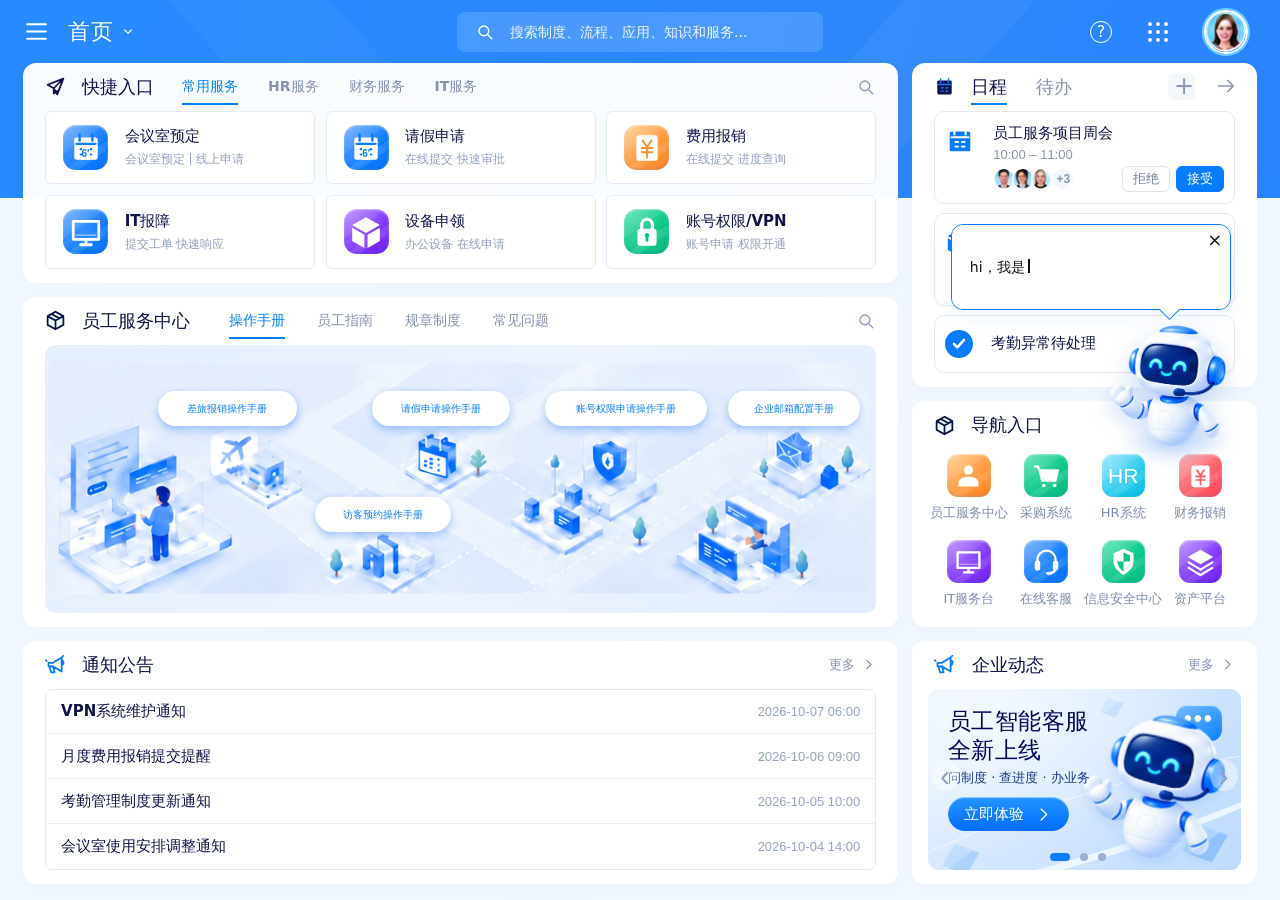
<file: index.html>
<!doctype html>
<html lang="zh-CN">
<head>
  <meta charset="UTF-8">
  <meta name="viewport" content="width=device-width, initial-scale=1">
  <meta name="theme-color" content="#2788ff">
  <meta name="description" content="企业协同办公统一入口，员工日常服务、操作手册、通知公告与智能客服。">
  <title>企业协同办公 · 统一入口</title>
  <link rel="icon" href="data:image/svg+xml,%3Csvg xmlns='http://www.w3.org/2000/svg' viewBox='0 0 40 40'%3E%3Crect width='40' height='40' rx='10' fill='%230078ff'/%3E%3Cpath d='M10 13h20v15H10z' fill='white'/%3E%3C/svg%3E">
  <link rel="stylesheet" href="./styles.css?v=1715beb6d691">
  <script defer src="./app.js?v=fdfb6308eb01"></script>
  <meta name="portal-build" content="9520f381a8bf">
</head>
<body>
  <svg class="icon-definitions" xmlns="http://www.w3.org/2000/svg" aria-hidden="true"><defs>
    <symbol id="i-search" viewBox="0 0 24 24"><circle cx="10.5" cy="10.5" r="6.5"/><path d="m16 16 5 5"/></symbol>
    <symbol id="i-menu" viewBox="0 0 24 24"><path d="M3 5h18M3 12h18M3 19h18"/></symbol>
    <symbol id="i-down" viewBox="0 0 24 24"><path d="m7 9 5 5 5-5"/></symbol>
    <symbol id="i-right" viewBox="0 0 24 24"><path d="m9 5 7 7-7 7"/></symbol>
    <symbol id="i-arrow" viewBox="0 0 24 24"><path d="M4 12h16m-6-6 6 6-6 6"/></symbol>
    <symbol id="i-send" viewBox="0 0 24 24"><path d="m3 10 18-7-7 18-4-7-7-4Zm7 4L21 3m-11 11v6l4-3"/></symbol>
    <symbol id="i-cube" viewBox="0 0 24 24"><path d="m12 2 9 5v10l-9 5-9-5V7l9-5Zm0 10L3 7m9 5 9-5m-9 5v10M7.5 4.5l9 5"/></symbol>
    <symbol id="i-calendar" viewBox="0 0 32 32"><rect x="5" y="7" width="22" height="21" rx="2" fill="currentColor" stroke="none"/><path d="M10 4v6m12-6v6M7 13h18" stroke="var(--icon-cutout, #1681ff)" stroke-width="2.2"/><path d="M11 18h3m4 0h3m-10 5h3m4 0h3" stroke="var(--icon-cutout, #1681ff)" stroke-width="2"/></symbol>
    <symbol id="i-box" viewBox="0 0 32 32"><path d="m16 2 13 7.5L16 17 3 9.5 16 2ZM3 12l11.5 6.6V31L3 24.4V12Zm26 0-11.5 6.6V31L29 24.4V12Z" fill="currentColor" stroke="none"/></symbol>
    <symbol id="i-monitor" viewBox="0 0 32 32"><path d="M4 6h24v17H4zM11 28h10m-5-5v5" stroke-width="2.6"/><path d="M7 19h18" stroke-width="1.2" opacity=".55"/></symbol>
    <symbol id="i-lock" viewBox="0 0 32 32"><rect x="7" y="13" width="18" height="16" rx="3" fill="currentColor" stroke="none"/><path d="M11 14V9a5 5 0 0 1 10 0v5" stroke-width="3"/><path d="M16 20v4" stroke="var(--icon-cutout,#00c986)" stroke-width="2.5"/><circle cx="16" cy="19" r="2" fill="var(--icon-cutout,#00c986)" stroke="none"/></symbol>
    <symbol id="i-money" viewBox="0 0 32 32"><rect x="6" y="5" width="20" height="24" rx="3" fill="currentColor" stroke="none"/><path d="m12 10 4 6 4-6m-9 7h10m-10 4h10m-5-5v10" stroke="var(--icon-cutout,#ff8a1e)" stroke-width="1.8"/></symbol>
    <symbol id="i-person" viewBox="0 0 32 32"><circle cx="16" cy="10" r="5" fill="currentColor" stroke="none"/><path d="M5 28v-4c0-9 22-9 22 0v4H5Z" fill="currentColor" stroke="none"/></symbol>
    <symbol id="i-cart" viewBox="0 0 32 32"><path d="M3 6h4l4 16h15l3-12H8" fill="currentColor" stroke-width="2"/><circle cx="13" cy="27" r="2" fill="currentColor" stroke="none"/><circle cx="25" cy="27" r="2" fill="currentColor" stroke="none"/></symbol>
    <symbol id="i-headset" viewBox="0 0 32 32"><path d="M6 20v-6a10 10 0 0 1 20 0v9c0 4-3 6-8 6" stroke-width="2.5"/><rect x="3" y="15" width="6" height="11" rx="2.5" fill="currentColor" stroke="none"/><rect x="23" y="15" width="6" height="11" rx="2.5" fill="currentColor" stroke="none"/><path d="M17 29h4" stroke-width="3"/></symbol>
    <symbol id="i-shield" viewBox="0 0 32 32"><path d="M16 2 27 7v9c0 7-5 11-11 15C10 27 5 23 5 16V7L16 2Z" fill="currentColor" stroke="none"/><path d="M16 6v10H9c1 5 3 8 7 11V16h7V9Z" fill="var(--icon-cutout,#00c880)" stroke="none"/></symbol>
    <symbol id="i-layers" viewBox="0 0 32 32"><path d="m16 3 14 8-14 8L2 11 16 3Z" fill="currentColor" stroke="none"/><path d="m3 17 13 8 13-8M3 23l13 8 13-8" stroke-width="2.3"/></symbol>
    <symbol id="i-bell" viewBox="0 0 24 24"><path d="M4 10h5l10-6v16L9 14H4v-4Zm5 4 2 7H7l-2-7m14-7c3 1 3 5 0 6" stroke-width="2"/><path d="m20 3 1-1M2 8 1 7" /></symbol>
    <symbol id="i-check" viewBox="0 0 24 24"><path d="m6 12 4 4 8-9" stroke-width="3"/></symbol>
  </defs></svg>
  <div class="blue-backdrop" aria-hidden="true"></div>
  <header class="topbar page-width">
    <div class="home-menu"><button class="top-icon" id="menu-toggle" aria-label="展开门户导航"><svg><use href="#i-menu"/></svg></button><span>首页</span><svg class="home-chevron"><use href="#i-down"/></svg></div>
    <form class="global-search" role="search" id="portal-search"><svg><use href="#i-search"/></svg><input aria-label="搜索制度、流程、应用、知识和服务" placeholder="搜索制度、流程、应用、知识和服务..."><button type="submit" class="sr-only">搜索</button></form>
    <div class="top-actions"><button class="top-icon help-button" aria-label="使用帮助" data-info="使用帮助">?</button><button class="top-icon apps-button" id="apps-toggle" aria-label="查看全部应用"><span></span><span></span><span></span><span></span><span></span><span></span><span></span><span></span><span></span></button><button class="profile-button" aria-label="个人中心" data-info="个人中心"><img src="./assets/avatar-profile.png" alt="员工头像"></button></div>
  </header>
  <main class="dashboard page-width" aria-label="企业协同办公统一入口">
    <div class="primary-column">
      <section class="panel quick-panel" aria-labelledby="quick-title">
        <header class="panel-heading"><h2 id="quick-title"><svg class="section-icon"><use href="#i-send"/></svg>快捷入口</h2><div class="tabs" role="tablist" aria-label="快捷服务分类"><button role="tab" aria-selected="true" data-quick-tab="常用服务">常用服务</button><button role="tab" aria-selected="false" data-quick-tab="HR服务">HR服务</button><button role="tab" aria-selected="false" data-quick-tab="财务服务">财务服务</button><button role="tab" aria-selected="false" data-quick-tab="IT服务">IT服务</button></div><button class="small-search" aria-label="搜索快捷服务" data-focus-search><svg><use href="#i-search"/></svg></button></header>
        <div class="quick-grid" id="quick-grid">
          <button class="quick-card" data-service="会议室预定" data-category="行政"><span class="app-icon blue"><svg><use href="#i-calendar"/></svg><b class="calendar-digit">6′</b></span><span><strong>会议室预定</strong><small>会议室预定 | 线上申请</small></span></button>
          <button class="quick-card" data-service="请假申请" data-category="HR服务"><span class="app-icon blue"><svg><use href="#i-calendar"/></svg><b class="calendar-digit">6′</b></span><span><strong>请假申请</strong><small>在线提交 快速审批</small></span></button>
          <button class="quick-card" data-service="费用报销" data-category="财务服务"><span class="app-icon orange"><svg><use href="#i-money"/></svg></span><span><strong>费用报销</strong><small>在线提交 进度查询</small></span></button>
          <button class="quick-card" data-service="IT报障" data-category="IT服务"><span class="app-icon blue"><svg><use href="#i-monitor"/></svg></span><span><strong>IT报障</strong><small>提交工单 快速响应</small></span></button>
          <button class="quick-card" data-service="设备申领" data-category="行政"><span class="app-icon purple"><svg><use href="#i-box"/></svg></span><span><strong>设备申领</strong><small>办公设备 在线申请</small></span></button>
          <button class="quick-card" data-service="账号权限/VPN" data-category="IT服务"><span class="app-icon green"><svg><use href="#i-lock"/></svg></span><span><strong>账号权限/VPN</strong><small>账号申请 权限开通</small></span></button>
        </div>
      </section>
      <section class="panel manuals-panel" aria-labelledby="manuals-title">
        <header class="panel-heading"><h2 id="manuals-title"><svg class="section-icon cube-icon"><use href="#i-cube"/></svg>员工服务中心</h2><div class="tabs" role="tablist" aria-label="员工服务资料"><button role="tab" aria-selected="true" data-manual-tab="操作手册">操作手册</button><button role="tab" aria-selected="false" data-manual-tab="员工指南">员工指南</button><button role="tab" aria-selected="false" data-manual-tab="规章制度">规章制度</button><button role="tab" aria-selected="false" data-manual-tab="常见问题">常见问题</button></div><button class="small-search" aria-label="搜索员工服务资料" data-focus-search><svg><use href="#i-search"/></svg></button></header>
        <div class="manual-surface"><div class="manual-artboard" id="manual-artboard">
          <img class="manual-illustration" src="./assets/manual-illustration.png" alt="员工服务的蓝白色等距办公场景插画" draggable="false">
          <button class="manual-link travel" data-manual="差旅报销操作手册">差旅报销操作手册</button>
          <button class="manual-link leave" data-manual="请假申请操作手册">请假申请操作手册</button>
          <button class="manual-link access" data-manual="账号权限申请操作手册">账号权限申请操作手册</button>
          <button class="manual-link mail" data-manual="企业邮箱配置手册">企业邮箱配置手册</button>
          <button class="manual-link visitor" data-manual="访客预约操作手册">访客预约操作手册</button>
        </div><div class="manual-list" id="manual-list" hidden></div></div>
      </section>

    </div>
    <aside class="secondary-column">
      <section class="panel schedule-panel" aria-label="日程与待办">
        <header class="panel-heading"><svg class="section-icon"><use href="#i-calendar"/></svg><div class="tabs schedule-tabs" role="tablist" aria-label="日程与待办"><button role="tab" aria-selected="true" data-schedule="日程">日程</button><button role="tab" aria-selected="false" data-schedule="待办">待办</button></div><div class="heading-actions"><button class="add-button" aria-label="新建日程" data-info="新建日程">+</button><button class="icon-button" aria-label="查看全部日程" data-info="全部日程"><svg><use href="#i-arrow"/></svg></button></div></header>
        <div class="schedule-list">
          <article class="schedule-card meeting" id="meeting-card"><svg class="event-icon"><use href="#i-calendar"/></svg><div class="event-content"><h3>员工服务项目周会</h3><time>10:00 – 11:00</time><div class="event-footer"><div class="attendees"><img src="./assets/avatar-one.png" alt="参会人"><img src="./assets/avatar-two.png" alt="参会人"><img src="./assets/avatar-three.png" alt="参会人"><span>+3</span></div><div class="meeting-actions"><button class="decline" data-meeting="已拒绝">拒绝</button><button class="accept" data-meeting="已接受">接受</button></div><span class="meeting-response" hidden></span></div></div></article>
          <article class="schedule-card delivery"><svg class="event-icon"><use href="#i-box"/></svg><div class="event-content"><h3>设备签收</h3><time>14:00 – 15:30</time><div class="attendees"><img src="./assets/avatar-one.png" alt="参与人"><img src="./assets/avatar-two.png" alt="参与人"><img src="./assets/avatar-three.png" alt="参与人"><span>+2</span></div></div></article>
          <article class="schedule-card attendance"><span class="event-check"><svg><use href="#i-check"/></svg></span><div class="event-content"><h3>考勤异常待处理</h3></div></article>
        </div>
      </section>
      <section class="panel navigation-panel" aria-labelledby="navigation-title">
        <header class="panel-heading"><h2 id="navigation-title"><svg class="section-icon cube-icon"><use href="#i-cube"/></svg>导航入口</h2></header>
        <div class="navigation-grid" id="navigation-grid">
          <button data-service="员工服务中心"><span class="app-icon orange"><svg><use href="#i-person"/></svg></span><span>员工服务中心</span></button>
          <button data-service="采购系统"><span class="app-icon green"><svg><use href="#i-cart"/></svg></span><span>采购系统</span></button>
          <button data-service="HR系统"><span class="app-icon cyan hr-icon">HR</span><span>HR系统</span></button>
          <button data-service="财务报销"><span class="app-icon red"><svg><use href="#i-money"/></svg></span><span>财务报销</span></button>
          <button data-service="IT服务台"><span class="app-icon purple"><svg><use href="#i-monitor"/></svg></span><span>IT服务台</span></button>
          <button id="online-service"><span class="app-icon blue"><svg><use href="#i-headset"/></svg></span><span>在线客服</span></button>
          <button data-service="信息安全中心"><span class="app-icon green"><svg><use href="#i-shield"/></svg></span><span>信息安全中心</span></button>
          <button data-service="资产平台"><span class="app-icon purple"><svg><use href="#i-layers"/></svg></span><span>资产平台</span></button>
        </div>
      </section>

    </aside>
      <section class="panel notices-panel" aria-labelledby="notices-title">
        <header class="panel-heading"><h2 id="notices-title"><svg class="section-icon bright"><use href="#i-bell"/></svg>通知公告</h2><button class="more-button" data-info="通知公告">更多<svg><use href="#i-right"/></svg></button></header>
        <div class="notice-list">
          <button class="notice-row" data-notice="VPN系统维护通知"><span>VPN系统维护通知</span><time datetime="2026-10-07T06:00">2026-10-07 06:00</time></button>
          <button class="notice-row" data-notice="月度费用报销提交提醒"><span>月度费用报销提交提醒</span><time datetime="2026-10-06T09:00">2026-10-06 09:00</time></button>
          <button class="notice-row" data-notice="考勤管理制度更新通知"><span>考勤管理制度更新通知</span><time datetime="2026-10-05T10:00">2026-10-05 10:00</time></button>
          <button class="notice-row" data-notice="会议室使用安排调整通知"><span>会议室使用安排调整通知</span><time datetime="2026-10-04T14:00">2026-10-04 14:00</time></button>
        </div>
      </section>
      <section class="panel enterprise-panel" aria-labelledby="enterprise-title">
        <header class="panel-heading"><h2 id="enterprise-title"><svg class="section-icon bright"><use href="#i-bell"/></svg>企业动态</h2><button class="more-button" id="news-more" aria-label="查看更多企业动态">更多<svg><use href="#i-right"/></svg></button></header>
        <div class="news-carousel" id="news-carousel" role="region" aria-label="企业动态轮播" tabindex="0" data-slide="0">
          <article class="slide slide-original is-active" id="slide-0" role="group" aria-label="第 1 张，共 3 张：员工智能客服全新上线">
            <div class="news-orbit" aria-hidden="true"></div><span class="decor-cube cube-one" aria-hidden="true"></span><span class="decor-cube cube-two" aria-hidden="true"></span><span class="decor-cube cube-three" aria-hidden="true"></span>
            <div class="slide-copy"><h3>员工智能客服<br>全新上线</h3><p>问制度 · 查进度 · 办业务</p><button class="slide-cta" data-action="assistant" aria-label="立即体验员工智能客服">立即体验<svg><use href="#i-right"/></svg></button></div>
            <img class="banner-robot" src="./assets/service-robot.png" alt="蓝白色智能客服机器人">
            <span class="robot-speech" aria-hidden="true">•••</span>
          </article>
          <article class="slide slide-handbook" id="slide-1" role="group" aria-label="第 2 张，共 3 张：员工服务指引" hidden inert><div class="slide-copy"><h3>办公服务指引<br>一站轻松查阅</h3><p>查制度 · 找流程 · 看手册</p><button class="slide-cta" data-action="handbook">查看指引<svg><use href="#i-right"/></svg></button></div><div class="book-illustration" aria-hidden="true"><span>员工<br>服务指南</span><i></i><i></i></div></article>
          <article class="slide slide-security" id="slide-2" role="group" aria-label="第 3 张，共 3 张：信息安全提醒" hidden inert><div class="slide-copy"><h3>守护账号安全<br>安心高效办公</h3><p>账号保护 · VPN 使用</p><button class="slide-cta" data-action="security">查看提醒<svg><use href="#i-right"/></svg></button></div><svg class="security-illustration" aria-hidden="true"><use href="#i-shield"/></svg></article>
          <button class="carousel-arrow carousel-prev" id="carousel-prev" aria-label="上一条企业动态">‹</button><button class="carousel-arrow carousel-next" id="carousel-next" aria-label="下一条企业动态">›</button>
          <div class="carousel-dots" role="group" aria-label="选择企业动态"><button class="carousel-dot is-active" data-index="0" aria-label="第 1 条：员工智能客服全新上线" aria-current="true"></button><button class="carousel-dot" data-index="1" aria-label="第 2 条：员工服务指引"></button><button class="carousel-dot" data-index="2" aria-label="第 3 条：信息安全提醒"></button></div>
          <p class="sr-only" id="carousel-status" aria-live="polite">第 1 条，共 3 条：员工智能客服全新上线</p>
        </div>
      </section>
  </main>
    <aside class="robot-concierge" id="robot-concierge" aria-label="智能客服助手" hidden>
    <div class="robot-welcome" id="robot-welcome">
      <button class="robot-welcome-message" id="start-robot-chat" type="button" aria-label="点击进入智能客服聊天"><span id="robot-welcome-text" aria-hidden="true"></span></button>
      <button class="robot-welcome-close" id="dismiss-robot-welcome" aria-label="关闭欢迎语" type="button">×</button>
    </div>
    <p class="sr-only" id="robot-announcement" role="status" aria-atomic="true"></p>
    <p class="sr-only" id="robot-drag-help">按住拖动或使用方向键调整位置，点击或按回车打开聊天弹框。</p>
    <button class="robot-launcher" id="robot-launcher" type="button" aria-label="打开智能客服" aria-haspopup="dialog" aria-controls="assistant-dialog" aria-describedby="robot-drag-help" title="点击咨询 · 按住拖动">
      <span class="robot-launcher-art"><img src="./assets/service-robot.png" alt="" width="128" height="128" draggable="false"></span>
    </button>
  </aside>

  <div class="toast" id="portal-toast" role="status" hidden></div>
  <dialog class="assistant-dialog" id="assistant-dialog" aria-labelledby="assistant-dialog-title">
    <h2 class="sr-only" id="assistant-dialog-title">智能客服</h2>
    <button class="assistant-dialog-close" data-close="assistant-dialog" aria-label="关闭智能客服" title="关闭（Esc）" type="button" autofocus><svg viewBox="0 0 24 24" aria-hidden="true"><path d="m6 6 12 12M18 6 6 18"/></svg></button>
    <iframe class="assistant-dialog-frame" id="assistant-frame" title="智能客服聊天" referrerpolicy="same-origin"></iframe>
  </dialog>
</body>
</html>
</file>
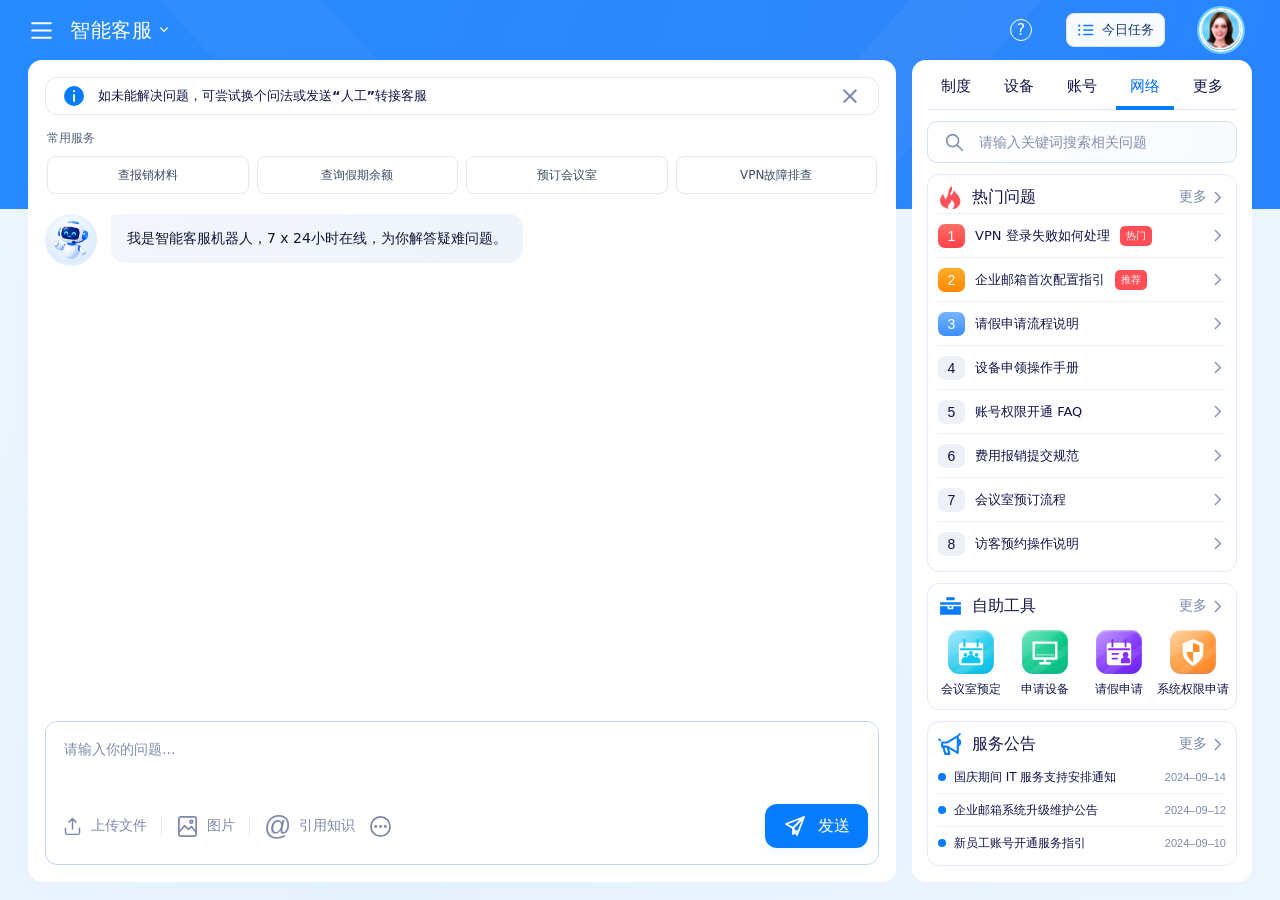
<file: assistant.html>
<!doctype html>
<html lang="zh-CN">
<head>
  <meta charset="UTF-8">
  <meta name="viewport" content="width=device-width, initial-scale=1">
  <meta name="theme-color" content="#2788ff">
  <title>智能客服 · 企业员工服务</title>
  <link rel="icon" href="data:image/svg+xml,%3Csvg xmlns='http://www.w3.org/2000/svg' viewBox='0 0 40 40'%3E%3Crect width='40' height='40' rx='10' fill='%230078ff'/%3E%3Cpath d='M10 13h20v15H10z' fill='white'/%3E%3C/svg%3E">
  <link rel="stylesheet" href="./assistant.css?v=ac4394c21127">
  <script defer src="./task-store.js?v=0462ab0d1e03"></script>
  <script defer src="./meeting-booking.js?v=1ad38d2d9759"></script>
  <script defer src="./meeting-booking-ui.js?v=106dd92566e3"></script>
  <script defer src="./assistant-execution.js?v=68d01c8477fd"></script>
  <script defer src="./task-panel.js?v=b72599f7e878"></script>
  <script defer src="./assistant.js?v=ba13274aed20"></script>
  <meta name="portal-build" content="c41958d5f433">
</head>
<body class="assistant-page">
  <svg class="icon-definitions" xmlns="http://www.w3.org/2000/svg" aria-hidden="true"><defs>
    <symbol id="i-search" viewBox="0 0 24 24"><circle cx="10.5" cy="10.5" r="6.5"/><path d="m16 16 5 5"/></symbol>
    <symbol id="i-menu" viewBox="0 0 24 24"><path d="M3 5h18M3 12h18M3 19h18"/></symbol>
    <symbol id="i-down" viewBox="0 0 24 24"><path d="m7 9 5 5 5-5"/></symbol>
    <symbol id="i-right" viewBox="0 0 24 24"><path d="m9 5 7 7-7 7"/></symbol>
    <symbol id="i-arrow" viewBox="0 0 24 24"><path d="M4 12h16m-6-6 6 6-6 6"/></symbol>
    <symbol id="i-send" viewBox="0 0 24 24"><path d="m3 10 18-7-7 18-4-7-7-4Zm7 4L21 3m-11 11v6l4-3"/></symbol>
    <symbol id="i-cube" viewBox="0 0 24 24"><path d="m12 2 9 5v10l-9 5-9-5V7l9-5Zm0 10L3 7m9 5 9-5m-9 5v10M7.5 4.5l9 5"/></symbol>
    <symbol id="i-calendar" viewBox="0 0 32 32"><rect x="5" y="7" width="22" height="21" rx="2" fill="currentColor" stroke="none"/><path d="M10 4v6m12-6v6M7 13h18" stroke="var(--icon-cutout, #1681ff)" stroke-width="2.2"/><path d="M11 18h3m4 0h3m-10 5h3m4 0h3" stroke="var(--icon-cutout, #1681ff)" stroke-width="2"/></symbol>
    <symbol id="i-box" viewBox="0 0 32 32"><path d="m16 2 13 7.5L16 17 3 9.5 16 2ZM3 12l11.5 6.6V31L3 24.4V12Zm26 0-11.5 6.6V31L29 24.4V12Z" fill="currentColor" stroke="none"/></symbol>
    <symbol id="i-monitor" viewBox="0 0 32 32"><path d="M4 6h24v17H4zM11 28h10m-5-5v5" stroke-width="2.6"/><path d="M7 19h18" stroke-width="1.2" opacity=".55"/></symbol>
    <symbol id="i-lock" viewBox="0 0 32 32"><rect x="7" y="13" width="18" height="16" rx="3" fill="currentColor" stroke="none"/><path d="M11 14V9a5 5 0 0 1 10 0v5" stroke-width="3"/><path d="M16 20v4" stroke="var(--icon-cutout,#00c986)" stroke-width="2.5"/><circle cx="16" cy="19" r="2" fill="var(--icon-cutout,#00c986)" stroke="none"/></symbol>
    <symbol id="i-money" viewBox="0 0 32 32"><rect x="6" y="5" width="20" height="24" rx="3" fill="currentColor" stroke="none"/><path d="m12 10 4 6 4-6m-9 7h10m-10 4h10m-5-5v10" stroke="var(--icon-cutout,#ff8a1e)" stroke-width="1.8"/></symbol>
    <symbol id="i-person" viewBox="0 0 32 32"><circle cx="16" cy="10" r="5" fill="currentColor" stroke="none"/><path d="M5 28v-4c0-9 22-9 22 0v4H5Z" fill="currentColor" stroke="none"/></symbol>
    <symbol id="i-cart" viewBox="0 0 32 32"><path d="M3 6h4l4 16h15l3-12H8" fill="currentColor" stroke-width="2"/><circle cx="13" cy="27" r="2" fill="currentColor" stroke="none"/><circle cx="25" cy="27" r="2" fill="currentColor" stroke="none"/></symbol>
    <symbol id="i-headset" viewBox="0 0 32 32"><path d="M6 20v-6a10 10 0 0 1 20 0v9c0 4-3 6-8 6" stroke-width="2.5"/><rect x="3" y="15" width="6" height="11" rx="2.5" fill="currentColor" stroke="none"/><rect x="23" y="15" width="6" height="11" rx="2.5" fill="currentColor" stroke="none"/><path d="M17 29h4" stroke-width="3"/></symbol>
    <symbol id="i-shield" viewBox="0 0 32 32"><path d="M16 2 27 7v9c0 7-5 11-11 15C10 27 5 23 5 16V7L16 2Z" fill="currentColor" stroke="none"/><path d="M16 6v10H9c1 5 3 8 7 11V16h7V9Z" fill="var(--icon-cutout,#00c880)" stroke="none"/></symbol>
    <symbol id="i-layers" viewBox="0 0 32 32"><path d="m16 3 14 8-14 8L2 11 16 3Z" fill="currentColor" stroke="none"/><path d="m3 17 13 8 13-8M3 23l13 8 13-8" stroke-width="2.3"/></symbol>
    <symbol id="i-bell" viewBox="0 0 24 24"><path d="M4 10h5l10-6v16L9 14H4v-4Zm5 4 2 7H7l-2-7m14-7c3 1 3 5 0 6" stroke-width="2"/><path d="m20 3 1-1M2 8 1 7" /></symbol>
    <symbol id="i-check" viewBox="0 0 24 24"><path d="m6 12 4 4 8-9" stroke-width="3"/></symbol>
  </defs></svg>
  <img id="user-avatar-source" src="./assets/chat-user.svg" alt="" hidden>
  <svg class="icon-definitions" aria-hidden="true"><defs>
    <symbol id="chat-info" viewBox="0 0 24 24"><circle cx="12" cy="12" r="10" fill="currentColor" stroke="none"/><path d="M12 11v6m0-10v.2" stroke="white" stroke-width="2"/></symbol>
    <symbol id="chat-file" viewBox="0 0 24 24"><rect x="3" y="2" width="18" height="21" rx="4" fill="currentColor" stroke="none"/><path d="M7 8h10M7 12h10M7 16h8" stroke="white" stroke-width="1.4"/></symbol>
    <symbol id="chat-upload" viewBox="0 0 24 24"><path d="M12 15V3m-4 4 4-4 4 4M4 14v5a2 2 0 0 0 2 2h12a2 2 0 0 0 2-2v-5"/></symbol>
    <symbol id="chat-image" viewBox="0 0 24 24"><rect x="3" y="2" width="18" height="20" rx="2"/><path d="m4 17 5-6 4 4 3-3 5 6"/><circle cx="16" cy="7" r="1.5"/></symbol>
    <symbol id="chat-more" viewBox="0 0 24 24"><circle cx="12" cy="12" r="10"/><path d="M7 12h.1m4.9 0h.1m4.9 0h.1" stroke-width="3"/></symbol>
    <symbol id="chat-case" viewBox="0 0 24 24"><path d="M8 6V3h8v3M2 8h20v12H2z" fill="currentColor" stroke="none"/><path d="M2 11h20m-12 0v3h4v-3" stroke="white" stroke-width="1.5"/></symbol>
    <symbol id="chat-fire" viewBox="0 0 24 24"><path d="M13 1c2 6-2 5-1 9 2-1 3-3 3-5 7 7 9 12 3 17-2 1-3 1-4 1 4-5 0-7-1-9 0 4-5 5-3 9C1 21 0 14 5 8c0 4 2 4 2 6 5-6 1-8 6-13Z" fill="currentColor" stroke="none"/></symbol>
    <symbol id="chat-room" viewBox="0 0 32 32"><rect x="3" y="6" width="26" height="24" rx="3" fill="currentColor" stroke="none"/><path d="M9 3v7m14-7v7M5 13h22" stroke="var(--icon-cutout,#1681ff)" stroke-width="2"/><g fill="var(--icon-cutout,#1681ff)" stroke="none"><circle cx="10" cy="19" r="2"/><circle cx="22" cy="19" r="2"/><circle cx="16" cy="17" r="2"/><path d="M6 28v-3c0-5 8-5 8 0v3Zm12 0v-3c0-5 8-5 8 0v3Zm-6-6c0-4 8-4 8 0v6h-8Z"/></g></symbol>
    <symbol id="chat-leave" viewBox="0 0 32 32"><rect x="3" y="6" width="26" height="24" rx="3" fill="currentColor" stroke="none"/><path d="M9 3v7m14-7v7M5 13h22m-18 5h6m-6 5h5" stroke="var(--icon-cutout,#852eff)" stroke-width="2"/><circle cx="23" cy="19" r="3" fill="var(--icon-cutout,#852eff)" stroke="none"/><path d="M18 28v-3c0-5 10-5 10 0v3Z" fill="var(--icon-cutout,#852eff)" stroke="none"/></symbol>
  </defs></svg>
  <div class="blue-backdrop" aria-hidden="true"></div>
  <header class="assistant-topbar page-width">
    <div class="home-menu"><button class="top-icon" id="chat-menu" aria-label="打开页面导航" aria-expanded="false" aria-controls="chat-navigation"><svg><use href="#i-menu"/></svg></button><span>智能客服</span><svg class="home-chevron" aria-hidden="true"><use href="#i-down"/></svg></div>
    <nav class="chat-navigation" id="chat-navigation" aria-label="页面导航" hidden><button id="back-to-portal">返回办公首页</button><button data-new-conversation>开始新对话</button></nav>
    <div class="top-actions"><button class="top-icon help-button" id="chat-help" aria-label="使用帮助">?</button><button class="today-task-toggle" id="today-task-toggle" type="button" aria-haspopup="dialog" aria-expanded="false" aria-controls="today-task-panel" aria-label="查看今日任务"><svg viewBox="0 0 24 24" aria-hidden="true"><path d="M9 6h12M9 12h12M9 18h12"/><path d="M3 6h.01M3 12h.01M3 18h.01" stroke-width="3"/></svg><span class="today-task-label">今日任务</span><span class="today-task-count" id="today-task-count" hidden>0</span></button><button class="profile-button" id="chat-profile" aria-label="个人中心"><img src="./assets/avatar-profile.png" alt="员工头像"></button></div>
  </header>
  <section class="today-task-panel" id="today-task-panel" role="dialog" aria-modal="false" aria-labelledby="today-task-title" tabindex="-1" hidden>
    <header class="today-task-heading"><h2 id="today-task-title">今日任务</h2><div><button type="button" id="refresh-tasks" class="today-task-icon" aria-label="刷新任务" title="刷新任务"><svg viewBox="0 0 24 24" aria-hidden="true"><path d="M20 10a8 8 0 1 0-1 7M20 4v6h-6"/></svg></button><button type="button" id="close-tasks" class="today-task-icon" aria-label="关闭任务列表"><svg viewBox="0 0 24 24" aria-hidden="true"><path d="m6 6 12 12M18 6 6 18"/></svg></button></div></header>
    <div class="today-task-controls" id="today-task-controls"><div class="today-task-date-row"><input type="date" id="today-task-date" aria-label="按办理日期筛选任务"><button type="button" id="all-task-dates">查看全部 ›</button></div><div class="today-task-filters" role="group" aria-label="按任务状态筛选"><button type="button" data-task-filter="all" aria-pressed="true">全部 <span>—</span></button><button type="button" data-task-filter="pending" aria-pressed="false">待处理 <span>—</span></button><button type="button" data-task-filter="completed" aria-pressed="false">已完成 <span>—</span></button></div></div>
    <button type="button" class="today-task-back" id="back-to-tasks" hidden>‹ 返回任务列表</button>
    <div class="today-task-list" id="today-task-list" aria-live="polite" aria-busy="false"><p class="today-task-empty">正在读取任务…</p></div>
    <footer class="today-task-footer">办理结果自动同步 · 仅保存在当前浏览器</footer>
  </section>
  <main class="assistant-workspace page-width">
    <section class="chat-surface" aria-label="智能客服聊天">
      <div class="chat-tip" id="chat-tip"><svg aria-hidden="true"><use href="#chat-info"/></svg><p>如未能解决问题，可尝试换个问法或发送“人工”转接客服</p><button id="dismiss-chat-tip" aria-label="关闭提示">×</button></div>
      <section class="task-examples" aria-label="常用服务">
        <div class="task-examples-heading"><span>常用服务</span></div>
        <div class="task-example-buttons" id="task-example-buttons"></div>
      </section>
      <div class="chat-transcript" id="chat-transcript" role="log" aria-label="会话记录" aria-live="polite" aria-relevant="additions">
        <article class="chat-message from-assistant welcome-message"><img class="chat-avatar bot-avatar" id="assistant-avatar-source" src="./assets/service-robot.png" alt="智能客服"><div class="message-content"><div class="message-bubble answer-bubble"><p id="assistant-welcome">我是智能客服机器人，7 x 24小时在线，为你解答疑难问题。</p></div></div></article>
      </div>
      <form class="chat-composer" id="assistant-composer">
        <label class="sr-only" for="assistant-question">输入你的问题</label>
        <textarea id="assistant-question" name="question" rows="3" maxlength="2000" placeholder="请输入你的问题..." autocomplete="off"></textarea>
        <div class="composer-attachments" id="composer-attachments" aria-label="已添加附件和知识" hidden></div>
        <div class="composer-toolbar"><div class="composer-actions"><button type="button" id="attach-file" aria-label="上传文件" title="上传文件"><svg aria-hidden="true"><use href="#chat-upload"/></svg><span>上传文件</span></button><span class="toolbar-divider"></span><button type="button" id="attach-image" aria-label="上传图片"><svg aria-hidden="true"><use href="#chat-image"/></svg><span>图片</span></button><span class="toolbar-divider"></span><button type="button" id="cite-knowledge" aria-label="引用知识"><span class="at-icon">@</span><span>引用知识</span></button><button type="button" id="composer-more" aria-label="更多会话操作" aria-expanded="false"><svg><use href="#chat-more"/></svg></button></div><button class="chat-send" id="assistant-send" type="submit"><svg aria-hidden="true"><use href="#i-send"/></svg><span>发送</span></button></div>
        <div class="composer-menu" id="composer-menu" hidden><button type="button" data-new-conversation>开始新对话</button><button type="button" id="contact-support">联系人工客服</button></div>
        <input type="file" id="file-picker" accept=".pdf,.doc,.docx,.txt,.xlsx,.csv" multiple hidden><input type="file" id="image-picker" accept="image/*" multiple hidden>
      </form>
    </section>
    <aside class="chat-sidebar" aria-label="帮助与自助服务">
      <div class="help-categories" role="tablist" aria-label="服务分类"><button role="tab" data-category="制度" aria-selected="false" tabindex="-1">制度</button><button role="tab" data-category="设备" aria-selected="false" tabindex="-1">设备</button><button role="tab" data-category="账号" aria-selected="false" tabindex="-1">账号</button><button role="tab" data-category="网络" aria-selected="true">网络</button><button role="tab" data-category="更多" aria-selected="false" tabindex="-1">更多</button></div>
      <label class="help-search"><svg aria-hidden="true"><use href="#i-search"/></svg><input id="help-search" type="search" placeholder="请输入关键词搜索相关问题" aria-label="搜索相关问题"></label>
      <section class="help-card hot-questions"><header><h2><svg class="hot-icon"><use href="#chat-fire"/></svg>热门问题</h2><button class="help-more" id="more-questions">更多<svg><use href="#i-right"/></svg></button></header><div class="question-list" id="question-list"></div><p class="no-questions" id="no-questions" hidden>暂无匹配问题，试试“VPN”“请假”或“设备”。</p></section>
      <section class="help-card self-tools" id="self-tools"><header><h2><svg><use href="#chat-case"/></svg>自助工具</h2><button class="help-more" id="more-tools">更多<svg><use href="#i-right"/></svg></button></header><div class="self-tool-grid"><button data-tool="会议室预定"><span class="app-icon cyan"><svg><use href="#chat-room"/></svg></span><span>会议室预定</span></button><button data-tool="申请设备"><span class="app-icon green"><svg><use href="#i-monitor"/></svg></span><span>申请设备</span></button><button data-tool="请假申请"><span class="app-icon purple"><svg><use href="#chat-leave"/></svg></span><span>请假申请</span></button><button data-tool="系统权限申请"><span class="app-icon orange"><svg><use href="#i-shield"/></svg></span><span>系统权限申请</span></button></div></section>
      <section class="help-card service-notices"><header><h2><svg><use href="#i-bell"/></svg>服务公告</h2><button class="help-more" id="more-notices">更多<svg><use href="#i-right"/></svg></button></header><div class="service-notice-list"><button data-announcement="0"><span>国庆期间 IT 服务支持安排通知</span><time datetime="2024-09-14">2024–09–14</time></button><button data-announcement="1"><span>企业邮箱系统升级维护公告</span><time datetime="2024-09-12">2024–09–12</time></button><button data-announcement="2"><span>新员工账号开通服务指引</span><time datetime="2024-09-10">2024–09–10</time></button></div></section>
    </aside>
  </main>
  <dialog class="assistant-sheet" id="assistant-sheet" aria-labelledby="sheet-title"><header><h2 id="sheet-title"></h2><button class="sheet-close" id="close-sheet" aria-label="关闭">×</button></header><div id="sheet-body"></div></dialog>
  <div class="chat-toast" id="chat-toast" role="status" hidden></div>
  <div class="sr-only" id="execution-status" role="status" aria-live="polite" aria-atomic="true"></div>
</body>
</html>
</file>
<file: styles.css>
:root{color-scheme:light;--ink:#101448;--blue:#087cff;--muted:#8d99b7;--line:#e6edf9;--icon-cutout:#1681ff;font-family:"Microsoft YaHei","PingFang SC","Noto Sans SC",system-ui,sans-serif;color:var(--ink);background:#f0f7fd;font-synthesis:none}
*{box-sizing:border-box}body{margin:0;background:linear-gradient(110deg,#f1f8ff,#f0f7fd 55%,#f2f8ff);min-height:100vh}button,input{font:inherit}button{cursor:pointer;-webkit-tap-highlight-color:transparent}button{border:0;background:none;color:inherit}button:focus-visible,a:focus-visible,input:focus-visible,[tabindex]:focus-visible{outline:2px solid #1769e8;outline-offset:4px}svg{display:inline-block;width:24px;height:24px;fill:none;stroke:currentColor;stroke-width:1.8;stroke-linecap:round;stroke-linejoin:round;flex-shrink:0}.icon-definitions{position:absolute;width:0;height:0;overflow:hidden}.sr-only{position:absolute;width:1px;height:1px;margin:-1px;overflow:hidden;clip:rect(0,0,0,0);white-space:nowrap}
.page-width{width:calc(100% - 56px);max-width:1680px;margin-inline:auto}.blue-backdrop{position:absolute;z-index:0;inset:0 0 auto;height:214px;overflow:hidden;background:linear-gradient(110deg,#278aff,#2d87fb 67%,#2984ff)}.blue-backdrop::before{content:"";position:absolute;inset:0;background:linear-gradient(47deg,transparent 24%,#ffffff08 24%,#ffffff08 35%,transparent 35%),linear-gradient(132deg,transparent 62%,#ffffff0b 62%,#ffffff0b 71%,transparent 71%)}.topbar{height:74px;position:relative;display:flex;align-items:center;justify-content:space-between;color:white}.home-menu{display:flex;align-items:center;gap:19px;font-size:22px;letter-spacing:.03em}.home-chevron{width:16px;height:16px;margin-left:-12px}.top-icon{width:26px;height:28px;display:grid;place-items:center;padding:0;color:white}.top-icon svg{width:25px;height:25px}.global-search{position:absolute;left:50%;transform:translateX(-50%);width:366px;height:40px;border-radius:8px;background:#ffffff24;display:flex;align-items:center;gap:14px;padding:0 19px}.global-search svg{width:18px;height:18px}.global-search input{color:#fff;border:0;outline:0;background:none;width:100%;font-size:14px;min-width:0}.global-search input::placeholder{color:#f3f8ff;opacity:.95}.global-search:focus-within{background:#ffffff36;box-shadow:0 0 0 2px #ffffff55}.top-actions{display:flex;align-items:center;gap:34px;padding-right:9px}.help-button{width:22px;height:22px;border:1.7px solid white;border-radius:50%;font-size:16px;line-height:1}.apps-button{display:grid;grid-template-columns:repeat(3,4px);gap:4px;width:24px;align-content:center;justify-content:center}.apps-button span{width:4px;height:4px;background:#fff;border-radius:50%}.profile-button{padding:0;width:44px;height:44px;border:2px solid #fff;border-radius:50%;overflow:hidden;box-shadow:0 0 0 2px #69d0ff}.profile-button img{width:100%;height:100%;object-fit:cover}
.dashboard{position:relative;display:grid;grid-template-columns:minmax(0,2.54fr) minmax(350px,1fr);gap:14px;padding-bottom:28px}.primary-column,.secondary-column{display:flex;flex-direction:column;gap:14px;min-width:0}.panel{background:rgba(255,255,255,.97);border-radius:13px;min-width:0;padding:0 22px 22px}.panel-heading{height:60px;display:flex;align-items:center;gap:28px;min-width:0}.panel-heading h2{display:flex;align-items:center;gap:16px;white-space:nowrap;font-size:18px;line-height:26px;font-weight:700;margin:0}.section-icon{width:21px;height:21px;color:#11114e;stroke-width:2}.section-icon.bright{color:#007bff}.cube-icon{stroke:#071142;fill:#ecfaff}.tabs{display:flex;gap:30px;height:100%;align-items:center;white-space:nowrap}.tabs button{height:100%;padding:0;position:relative;color:#8793ae;font-size:14px;font-weight:600;white-space:nowrap}.tabs button[aria-selected="true"]{color:#0082ff}.tabs button[aria-selected="true"]::after{content:"";position:absolute;height:2px;background:#0082ff;bottom:11px;left:0;right:0}.tabs button:hover{color:#0082ff}.small-search{padding:0;margin-left:auto;display:grid;place-items:center;color:#919bc0;width:20px;height:24px}.small-search svg{width:18px;height:18px}.quick-panel{height:272px}.quick-grid{display:grid;grid-template-columns:repeat(3,minmax(0,1fr));gap:12px 11px}.quick-card{display:flex;align-items:center;text-align:left;gap:20px;height:87px;padding:14px 17px;border:1px solid #e2ebfa;border-radius:6px;background:#fff;min-width:0;transition:border-color .15s,box-shadow .15s}.quick-card:hover{border-color:#9bc9ff;box-shadow:0 4px 14px #217fff0b}.quick-card strong{font-size:17px;line-height:26px;font-weight:700;white-space:nowrap;display:block}.quick-card small{display:block;color:#929fbd;font-size:14px;line-height:23px;white-space:nowrap}.app-icon{position:relative;isolation:isolate;display:grid;place-items:center;width:53px;height:51px;flex-shrink:0;border-radius:13px;color:white;box-shadow:inset 0 1px 2px #ffffff80,inset 0 -2px 3px #0064ef20;overflow:hidden}.app-icon::before{content:"";position:absolute;z-index:-1;inset:0;background:linear-gradient(145deg,#ffffff14 0 38%,transparent 39% 60%,#ffffff1a 61% 72%,transparent 73%),radial-gradient(ellipse at 7% 0,#ffffff44,transparent 70%)}.app-icon::after{content:"";position:absolute;z-index:-1;inset:49% -9% -35%;transform:rotate(-28deg);background:#ffffff0c;border-radius:45%}.app-icon svg{width:34px;height:34px;stroke-width:2}.blue{background:linear-gradient(145deg,#408fff,#0077ff 70%,#0066f2);--icon-cutout:#087cff}.purple{background:linear-gradient(145deg,#9d65ff,#7a27fb 70%,#6414ed);--icon-cutout:#852eff}.orange{background:linear-gradient(145deg,#ffbd6a,#ff8a27 75%,#ff7c19);--icon-cutout:#ff8f2d}.green{background:linear-gradient(145deg,#23d99b,#00c280 70%,#00b477);--icon-cutout:#00c586}.cyan{background:linear-gradient(145deg,#76ddfa,#0fc5e8 75%,#00b4df);--icon-cutout:#0cc7e9}.red{background:linear-gradient(145deg,#ff8588,#ff4d59 75%,#ff3d50);--icon-cutout:#ff5864}.calendar-digit{position:absolute;top:25px;left:23px;font-size:10px;color:#087cff;background:#fff;line-height:12px;font-family:Arial,sans-serif}
.manuals-panel{height:auto}.manuals-panel .panel-heading{height:58px;gap:39px}.manuals-panel .tabs{gap:32px}.manual-surface{height:auto;aspect-ratio:954/265;border-radius:10px;overflow:hidden;background:linear-gradient(125deg,#e4eeff,#eff6ff 55%,#e1ecff);position:relative}.manual-artboard{position:relative;width:100%;height:100%}.manual-illustration{position:absolute;width:100%;height:100%;inset:0;object-fit:fill;user-select:none}.manual-link{position:absolute;display:grid;place-items:center;height:15.1%;padding:0 12px;background:#fff;border-radius:24px;color:#087cff;font-size:14px;font-weight:700;white-space:nowrap;box-shadow:0 4px 9px #73aaff55;transition:box-shadow .15s,background .15s}.manual-link:hover{background:#f6fbff;box-shadow:0 5px 15px #368dff66}.manual-link.travel{left:13.55%;top:12.1%;width:16.8%}.manual-link.leave{left:39.35%;top:12.1%;width:16.6%}.manual-link.access{left:60.2%;top:12.1%;width:19.4%}.manual-link.mail{left:82.2%;top:12.1%;width:15.8%}.manual-link.visitor{left:32.5%;top:58%;width:16.4%}.manual-list{height:100%;padding:25px;display:grid;grid-template-columns:repeat(2,minmax(0,1fr));gap:12px;align-content:start}.manual-list[hidden]{display:none}.manual-list button{background:#ffffffd9;border:1px solid #d6e7ff;border-radius:9px;padding:16px;text-align:left;color:#2660a9}
.notices-panel{height:328px}.notices-panel .panel-heading{height:62px}.more-button{display:flex;align-items:center;gap:6px;font-size:13px;color:#8794b6;padding:0;margin-left:auto;white-space:nowrap}.more-button:hover{color:#087cff}.more-button svg{width:15px;height:15px}.notice-list{border:1px solid #e3ebf8;border-radius:7px;overflow:hidden}.notice-row{display:flex;align-items:center;justify-content:space-between;gap:16px;width:100%;height:57px;padding:0 15px;text-align:left;border-bottom:1px solid #e7eef9}.notice-row:last-child{border-bottom:0}.notice-row:hover{background:#f6faff}.notice-row span{font-size:16px;font-weight:600}.notice-row time{font:14px Arial,sans-serif;color:#96a3c4;white-space:nowrap}
/* Schedule: white surfaces, quiet boundaries, and one consistent accent. */
.schedule-panel{--schedule-accent:#087cff;height:404px;padding-bottom:17px;background:#fff}
.schedule-panel .panel-heading{height:59px;gap:16px}
.schedule-tabs{gap:29px}
.schedule-tabs button{font-size:18px;font-weight:700}
.schedule-tabs button[aria-selected="true"]{color:#111447}
.schedule-tabs button[aria-selected="true"]::after{bottom:12px}
.heading-actions{display:flex;gap:20px;align-items:center;margin-left:auto}
.add-button{width:27px;height:27px;border-radius:6px;background:#f3f6fa;color:#8998b0;font-size:24px;line-height:25px}
.icon-button{padding:0;width:20px;height:23px;color:#8c98b9}
.icon-button svg{width:22px;height:22px}
.schedule-list{display:flex;flex-direction:column;gap:10px}
.schedule-card{height:100px;display:flex;gap:21px;padding:14px 12px 9px 18px;border:1px solid #e4e9f1;border-radius:10px;background:#fff;min-width:0;box-shadow:0 1px 3px rgb(27 54 94 / 2%)}
.delivery{height:105px}
.attendance{height:104px;padding-top:19px}
.event-icon{height:30px;width:30px;color:var(--schedule-accent);margin-top:3px;--icon-cutout:#fff}
.event-content{flex:1;min-width:0}
.event-content h3{font-size:16px;line-height:23px;margin:0 0 4px;font-weight:700;white-space:nowrap}
.event-content time{display:block;color:#8996ad;font:14px/20px Arial,sans-serif;margin-bottom:5px}
.event-footer{display:flex;gap:7px;align-items:center;justify-content:space-between}
.attendees{display:flex;align-items:center;flex-shrink:0}
.attendees img{height:25px;width:25px;object-fit:cover;border-radius:50%;border:1px solid white;margin-left:-3px}
.attendees img:first-child{margin-left:0}
.attendees span{font:600 12px Arial;color:#8797b3;background:#f3f6fa;border:1px solid #fff;border-radius:50%;height:25px;width:25px;display:grid;place-items:center;margin-left:-1px}
.meeting-actions{display:flex;gap:8px}
.meeting-actions button{padding:3px 12px;font-size:14px;line-height:20px;border:1px solid transparent;border-radius:6px;white-space:nowrap;transition:background .15s,border-color .15s}
.meeting-actions .decline{background:#fff;border-color:#dce3ed;color:#738097}
.meeting-actions .decline:hover{background:#f6f8fb;border-color:#bcc8d9}
.meeting-actions .accept{background:var(--schedule-accent);border-color:var(--schedule-accent);color:#fff}
.meeting-actions .accept:hover{background:#0069e8;border-color:#0069e8}
.meeting-response{font-size:13px;color:var(--schedule-accent);white-space:nowrap}
.event-check{width:28px;height:28px;color:#fff;background:var(--schedule-accent);border-radius:50%;display:grid;place-items:center;flex-shrink:0;margin-top:1px}
.event-check svg{width:20px;height:20px}
.navigation-panel{height:252px;padding:0 12px 16px}.navigation-panel .panel-heading{height:57px;padding:0 10px}.navigation-grid{display:grid;grid-template-columns:repeat(4,minmax(0,1fr));row-gap:16px}.navigation-grid>button{display:flex;flex-direction:column;align-items:center;gap:10px;min-width:0;padding:3px 0 0;font-size:13px;font-weight:500;color:#7f8bad;white-space:nowrap}.navigation-grid .app-icon{width:49px;height:47px;border-radius:12px}.navigation-grid .app-icon svg{width:31px;height:31px}.navigation-grid>button:hover{color:#087cff}.navigation-grid>button:hover .app-icon{filter:brightness(1.06)}.hr-icon{font-size:23px;line-height:1;font-family:Arial,sans-serif;font-weight:400}
.enterprise-panel{height:294px;padding:0 11px 11px}.enterprise-panel .panel-heading{height:47px;padding:0 10px}.enterprise-panel .panel-heading h2{font-size:17px;gap:17px}.news-carousel{position:relative;height:236px;border-radius:11px;overflow:hidden;background:#e3efff;container-type:inline-size;touch-action:pan-y}.slide{position:absolute;inset:0;overflow:hidden;background:radial-gradient(ellipse at 15% 12%,#f4f9ff,transparent 65%),linear-gradient(130deg,#e6f0ff,#bedbff)}.slide[hidden]{display:none}.slide-copy{position:absolute;z-index:3;top:30px;left:23px}.slide-copy h3{margin:0 0 5px;font-size:30px;line-height:1.28;font-weight:900;letter-spacing:.4px;color:#05065b}.slide-copy p{margin:0;font-size:13px;color:#1b3982;line-height:23px;white-space:nowrap}.slide-cta{display:flex;align-items:center;gap:10px;margin-top:13px;padding:9px 20px 9px 22px;border-radius:20px;background:linear-gradient(#2294ff,#006dff);color:#fff;font-size:17px;line-height:24px;box-shadow:inset 0 1px 1px #ffffff88;white-space:nowrap}.slide-cta svg{height:19px;width:19px}.slide-cta:hover{filter:brightness(1.08)}.banner-robot{position:absolute;z-index:2;width:50%;max-width:195px;height:auto;right:1%;bottom:12px;transform:rotate(8deg);filter:drop-shadow(0 6px 5px #5096e325);pointer-events:none}.robot-speech{position:absolute;z-index:1;right:5.2%;top:30px;width:55px;height:43px;border-radius:11px;color:white;font:bold 27px/35px Arial;letter-spacing:2px;text-align:center;background:linear-gradient(150deg,#76baff,#0780ff);box-shadow:inset 0 1px 1px #c7ebff}.robot-speech::after{content:"";position:absolute;bottom:-8px;left:12px;border:9px solid transparent;border-top-color:#1489ff;border-left:0;transform:rotate(12deg)}.news-orbit{position:absolute;z-index:2;left:-20%;bottom:11px;width:147%;height:67px;border-bottom:7px solid #ffffffa8;border-top:1px solid #ffffffbb;border-radius:50%;transform:rotate(-17deg);pointer-events:none}.decor-cube{position:absolute;width:26px;height:26px;transform:rotate(30deg) skewY(-10deg);background:linear-gradient(115deg,#96c8ff 50%,#63a8fa 51%);box-shadow:inset 0 1px 1px #fff7;opacity:.5}.cube-one{right:20px;bottom:11px;width:32px;height:32px}.cube-two{left:20px;bottom:-2px;opacity:.35}.cube-three{left:56%;top:10px;width:17px;height:17px;opacity:.2}.carousel-arrow{position:absolute;z-index:5;top:39%;height:31px;width:28px;padding:0;border-radius:50%;background:#ffffff66;color:#8e9fc4;font:30px/25px Arial}.carousel-prev{left:3px}.carousel-next{right:3px}.carousel-arrow:hover{background:#fff}.carousel-dots{position:absolute;z-index:6;bottom:11px;left:48%;transform:translateX(-50%);display:flex;align-items:center;gap:10px}.carousel-dot{position:relative;width:8px;height:8px;padding:0;background:#9bafd2;border-radius:9px}.carousel-dot::before{content:"";position:absolute;inset:-7px}.carousel-dot.is-active{width:20px;background:#087dff}.slide-handbook{background:linear-gradient(125deg,#eef6ff,#d2e7ff)}.slide-handbook h3,.slide-security h3{font-size:27px}.book-illustration{position:absolute;right:20px;bottom:37px;transform:rotate(11deg);background:linear-gradient(135deg,#84beff,#1766df);color:#fff;width:96px;height:130px;border:5px solid #bedfff;border-radius:6px 13px 13px 6px;box-shadow:5px 6px 0 #eff8ff,8px 8px 18px #538cda44;padding:22px 10px;font-weight:bold;font-size:17px}.book-illustration i{display:block;height:2px;background:#b5d9ff;margin-top:9px}.slide-security{background:linear-gradient(125deg,#edfcff,#c9e8ff)}.security-illustration{position:absolute;right:14px;bottom:35px;height:140px;width:120px;color:#278bff;--icon-cutout:#d7efff;filter:drop-shadow(3px 8px 5px #5e9cdb33)}
.toast { position: fixed; z-index: 40; top: max(18px,env(safe-area-inset-top)); left: 50%; transform: translateX(-50%); width: max-content; max-width: calc(100vw - 32px); padding: 14px 24px; border: 1px solid #ffb4ad; border-radius: 10px; background: #fff2f0; color: #c62828; box-shadow: 0 6px 24px #a82e2426; font-size: 16px; font-weight: 600; line-height: 1.6; text-align: center; }[hidden]{display:none!important}
@media(min-width:1600px){.dashboard{grid-template-columns:minmax(0,1fr) 410px}.manual-artboard{margin:auto}.manual-link{font-size:15px}.quick-card{gap:24px}.quick-card strong{font-size:18px}.navigation-grid{row-gap:17px}}
@media(max-width:1250px) and (min-width:901px){.page-width{width:calc(100% - 36px)}.dashboard{grid-template-columns:minmax(0,1fr) 340px;gap:12px}.panel{padding-inline:16px}.panel-heading{gap:20px}.panel-heading h2{gap:10px;font-size:17px}.tabs{gap:20px}.tabs button{font-size:13px}.quick-card{gap:12px;padding:12px}.quick-card strong{font-size:15px}.quick-card small{font-size:12px}.app-icon{width:44px;height:46px}.quick-grid{gap:12px 8px}.manuals-panel .panel-heading{gap:23px}.manuals-panel .tabs{gap:20px}.manual-link{font-size:11px;padding:0 4px}.schedule-panel{padding-inline:14px}.schedule-card{gap:15px;padding-left:13px}.meeting-actions{gap:5px}.meeting-actions button{padding-inline:9px}.event-content h3{font-size:15px}.navigation-panel,.enterprise-panel{padding-inline:11px}.slide-copy{left:20px}.slide-copy h3{font-size:27px}.slide-copy p{font-size:12px}.banner-robot{width:49%}.global-search{width:330px}.top-actions{gap:24px}.navigation-grid>button{font-size:12px}}
@media(max-width:1050px) and (min-width:901px){.quick-grid{grid-template-columns:repeat(2,minmax(0,1fr))}.quick-panel{height:368px}.quick-card{height:87px}.manuals-panel .tabs{gap:15px}.manuals-panel .panel-heading{gap:16px}.manuals-panel .panel-heading h2{font-size:16px}.manuals-panel .tabs button{font-size:12px}.schedule-panel{height:404px}}
@media(max-width:900px){.page-width{width:calc(100% - 32px)}.dashboard{grid-template-columns:minmax(0,1fr)}.topbar{height:72px}.global-search{width:39%;left:47%}.home-menu{font-size:20px;gap:12px}.top-actions{gap:20px}.secondary-column{display:grid;grid-template-columns:1fr 1fr}.enterprise-panel{grid-column:1/-1}.news-carousel{height:236px}.enterprise-panel{height:294px}.schedule-panel{grid-row:span 2;height:404px}.navigation-panel{height:252px}.panel-heading{gap:25px}.manuals-panel .panel-heading{gap:28px}.tabs,.manuals-panel .tabs{gap:25px}.quick-card{gap:15px}.quick-card strong{font-size:16px}.quick-card small{font-size:12px}.banner-robot{right:9%;max-width:195px}.robot-speech{right:13%}.slide-copy{left:8%}.slide-copy h3{font-size:31px}}
@media(max-width:620px){.page-width{width:calc(100% - 24px)}.topbar{height:116px;align-items:flex-start;padding-top:18px}.top-actions{gap:18px}.profile-button{width:35px;height:35px}.global-search{left:0;right:0;transform:none;width:100%;top:65px;height:36px}.home-menu{font-size:20px}.dashboard{gap:12px}.primary-column,.secondary-column{gap:12px}.panel{padding-inline:14px}.panel-heading{gap:15px;height:55px;flex-wrap:wrap}.panel-heading h2{font-size:16px;gap:8px}.quick-panel{height:auto;padding-bottom:15px}.quick-panel .panel-heading{height:auto;min-height:89px;align-content:center;gap:0 20px}.quick-panel .tabs{order:3;width:100%;height:36px;gap:26px}.tabs button{font-size:12px}.tabs button[aria-selected=true]::after{bottom:2px}.quick-grid{grid-template-columns:repeat(2,minmax(0,1fr));gap:10px}.quick-card{height:78px;padding:10px;gap:9px}.quick-card strong{font-size:13px}.quick-card small{font-size:10px}.app-icon{width:38px;height:40px;border-radius:10px}.app-icon svg{width:28px;height:28px}.calendar-digit{top:21px;left:16px;font-size:9px}.manuals-panel{height:auto;padding-bottom:15px}.manuals-panel .panel-heading{height:91px;gap:0 15px;align-content:center}.manuals-panel .tabs{height:36px;width:100%;order:3;gap:25px}.manual-surface{height:195px;aspect-ratio:auto}.manual-artboard{width:700px;min-width:700px}.manual-surface{overflow-x:auto}.manual-link{font-size:11px;height:30px}.notices-panel{height:auto;padding-bottom:20px}.notice-row{height:65px;padding:10px;align-items:flex-start;justify-content:center;flex-direction:column;gap:5px}.notice-row span{font-size:13px}.notice-row time{font-size:11px}.secondary-column{display:flex}.navigation-panel{height:252px}.schedule-panel{height:404px}.schedule-tabs button{font-size:17px}.schedule-tabs button[aria-selected=true]::after{bottom:10px}.panel-heading .small-search{margin-left:auto}.global-search input{font-size:12px}.enterprise-panel{padding-inline:11px}.slide-copy{left:23px}.slide-copy h3{font-size:29px}.banner-robot{right:0;max-width:185px}.robot-speech{right:6%}}
@media(prefers-reduced-motion:reduce){*,*::before,*::after{transition:none!important;scroll-behavior:auto!important}}

/* Shared bottom row: both panels use the same grid track and boundaries. */
.dashboard > .notices-panel { grid-column: 1; }
.dashboard > .enterprise-panel { grid-column: 2; }

@media (min-width: 1000px) {
  :root {
    --portal-header: clamp(56px, 7dvh, 74px);
    --portal-edge: clamp(18px, 1.8vw, 28px);
    --portal-gap: clamp(12px, 1.1vw, 16px);
    --panel-head: clamp(42px, 5.3dvh, 58px);
    --panel-pad: clamp(12px, 1.6dvh, 18px);
  }
  .page-width { width: calc(100% - var(--portal-edge) * 2); max-width: 1800px; }
  .topbar { height: var(--portal-header); }
  .blue-backdrop { height: clamp(170px, 22dvh, 214px); }
  .dashboard {
    grid-template-columns: minmax(0, 2.54fr) minmax(340px, 1fr);
    grid-template-rows: minmax(0, 1fr) clamp(190px, 27dvh, 292px);
    height: calc(100dvh - var(--portal-header) - 16px);
    min-height: 640px;
    gap: var(--portal-gap);
    padding-bottom: 0;
    margin-bottom: 16px;
  }
  .primary-column, .secondary-column {
    display: grid;
    gap: var(--portal-gap);
    min-height: 0;
  }
  .primary-column { grid-template-rows: minmax(190px, 40fr) minmax(0, 60fr); }
  .secondary-column { grid-template-rows: minmax(270px, 59fr) minmax(160px, 41fr); }
  .dashboard .panel {
    height: auto;
    min-height: 0;
    padding-bottom: var(--panel-pad);
    display: flex;
    flex-direction: column;
    box-shadow: 0 4px 18px rgb(42 92 151 / 2.5%);
  }
  .dashboard .panel-heading {
    height: var(--panel-head);
    min-height: var(--panel-head);
    flex: 0 0 var(--panel-head);
    flex-wrap: nowrap;
  }
  .panel-heading h2 { font-size: 18px; }
  .tabs button[aria-selected="true"]::after { bottom: 6px; }
  .quick-grid {
    flex: 1;
    min-height: 0;
    grid-template-columns: repeat(3, minmax(0, 1fr));
    grid-template-rows: repeat(2, minmax(0, 1fr));
    gap: clamp(8px, 1.2dvh, 12px);
  }
  .quick-card { height: auto; min-height: 0; gap: clamp(12px, 1.3vw, 22px); padding: 8px 17px; }
  .quick-card strong { font-size: clamp(15px, 1.08vw, 18px); line-height: 25px; }
  .quick-card small { font-size: clamp(12px, .9vw, 14px); line-height: 21px; }
  .quick-card .app-icon { width: clamp(42px, 5dvh, 50px); height: clamp(42px, 5dvh, 50px); }
  .calendar-digit { left: 50%; top: 52%; transform: translateX(-50%); }

  /* Keep artwork proportional inside the height available to this panel. */
  .manual-surface {
    flex: 1;
    min-height: 0;
    height: auto;
    aspect-ratio: auto;
    container-type: size;
    display: grid;
    place-items: center;
    background: linear-gradient(125deg, #e4eeff, #edf4ff 55%, #e1ecff);
  }
  .manual-artboard {
    width: min(100cqw, 360cqh);
    height: auto;
    aspect-ratio: 954 / 265;
    min-width: 0;
    max-width: none;
    margin: 0;
  }
  .manual-link { font-size: clamp(10px, 1.22cqw, 14px); padding-inline: 5px; }
  .manual-illustration { mask-image: linear-gradient(to right, transparent, #000 1%, #000 99%, transparent); }
  .manual-list { width: 100%; min-height: 0; overflow: auto; padding: 16px; }

  .schedule-panel { padding-inline: 22px; }
  .schedule-list {
    flex: 1;
    min-height: 0;
    display: grid;
    grid-template-rows: minmax(80px, 1fr) minmax(80px, 1fr) minmax(40px, .62fr);
    gap: clamp(7px, 1dvh, 10px);
  }
  .schedule-card {
    height: auto;
    min-height: 0;
    padding: clamp(6px, 1.1dvh, 13px) 10px;
    gap: clamp(12px, 1.4vw, 21px);
  }
  .event-content h3 { margin-bottom: 2px; font-size: 15px; line-height: 21px; }
  .event-content { align-self: center; }
  .event-content time { font-size: 13px; line-height: 17px; margin-bottom: 3px; }
  .attendees img, .attendees span { width: 22px; height: 22px; }
  .meeting-actions { gap: 6px; }
  .meeting-actions button { padding: 2px 10px; font-size: 13px; line-height: 20px; }
  .attendance { align-items: center; }
  .attendance .event-content { padding-top: 0; }
  .attendance .event-check { margin-top: 0; }
  .navigation-panel { padding-inline: 18px; }
  .navigation-panel .panel-heading { padding-inline: 4px; }
  .navigation-grid {
    flex: 1;
    min-height: 0;
    grid-template-rows: repeat(2, minmax(0, 1fr));
    row-gap: clamp(7px, 1dvh, 12px);
  }
  .navigation-grid > button { padding: 0; gap: clamp(5px, .8dvh, 9px); justify-content: center; font-size: 13px; line-height: 18px; }
  .navigation-grid .app-icon { width: clamp(36px, 4.8dvh, 50px); height: clamp(36px, 4.8dvh, 50px); border-radius: 11px; }
  .navigation-grid .app-icon svg { width: 29px; height: 29px; }
  .hr-icon { font-size: 21px; }

  .notices-panel, .enterprise-panel { align-self: stretch; }
  .enterprise-panel { padding-inline: 16px; }
  .enterprise-panel .panel-heading { padding-inline: 6px; }
  .enterprise-panel .panel-heading h2 { font-size: 18px; }
  .notice-list { flex: 1; min-height: 0; display: grid; grid-template-rows: repeat(4, minmax(0, 1fr)); }
  .notice-row { height: auto; min-height: 0; }
  .notice-row span { font-size: 15px; }
  .notice-row time { font-size: 13px; color: #97a5c0; }
  .news-carousel { flex: 1; min-height: 0; height: auto; }
  .slide-copy { top: clamp(12px, 2dvh, 24px); left: 20px; }
  .slide-copy h3, .slide-handbook h3, .slide-security h3 { font-size: clamp(22px, 2.6dvh, 30px); line-height: 1.22; margin-bottom: 4px; }
  .slide-copy p { font-size: 13px; line-height: 20px; }
  .slide-cta { font-size: 15px; line-height: 20px; padding: 7px 16px; margin-top: 9px; }
  .banner-robot { height: 93%; width: auto; max-width: 49%; max-height: none; object-fit: contain; right: 2%; bottom: 0; }
  .robot-speech { top: 16px; right: 6%; width: 46px; height: 36px; font-size: 23px; line-height: 29px; }
  .carousel-dots { bottom: 9px; }
  .book-illustration { height: 105px; width: 80px; bottom: 20px; padding: 15px 8px; font-size: 14px; }
  .security-illustration { height: 110px; width: 100px; bottom: 18px; }
}

@media (min-width: 1000px) and (max-height: 800px) {
  :root { --panel-head: 40px; --panel-pad: 12px; }
  .dashboard { grid-template-rows: minmax(0, 1fr) clamp(190px, 26dvh, 208px); }
  .navigation-grid { row-gap: 6px; }
  .navigation-grid > button { gap: 4px; font-size: 12px; line-height: 16px; }
  .navigation-grid .app-icon { width: 32px; height: 32px; border-radius: 9px; }
  .navigation-grid .app-icon svg { width: 25px; height: 25px; }
  .hr-icon { font-size: 18px; }
  .slide-copy { top: 11px; }
  .slide-copy h3, .slide-handbook h3, .slide-security h3 { font-size: 22px; }
  .slide-cta { margin-top: 6px; padding-block: 5px; }
}

@media (min-width: 1000px) and (max-width: 1179px) {
  .dashboard { grid-template-columns: minmax(0, 1fr) 310px; }
  .primary-column { grid-template-rows: minmax(250px, 1fr) minmax(0, 1fr); }
  .quick-grid { grid-template-columns: repeat(2, minmax(0, 1fr)); grid-template-rows: repeat(3, minmax(0, 1fr)); }
  .quick-card { gap: 10px; padding-inline: 11px; }
  .quick-card strong { font-size: 14px; line-height: 23px; }
  .quick-card small { font-size: 11px; line-height: 19px; }
  .schedule-panel { padding-inline: 12px; }
  .schedule-card { gap: 11px; padding-inline: 9px; }
  .event-content h3 { font-size: 14px; }
  .meeting-actions button { padding-inline: 8px; }
  .navigation-grid > button { font-size: 11px; }
  .slide-copy { left: 17px; }
  .slide-copy h3, .slide-handbook h3, .slide-security h3 { font-size: 22px; }
  .slide-copy p { font-size: 11px; }
}

@media (min-width: 901px) and (max-width: 999px) {
  .primary-column, .secondary-column { min-height: 0; }
  .primary-column .manuals-panel { flex: 1; }
  .dashboard > .notices-panel, .dashboard > .enterprise-panel { height: 294px; }
  .notices-panel { display: flex; flex-direction: column; }
  .notice-list { flex: 1; display: grid; grid-template-rows: repeat(4, 1fr); }
  .notice-row { height: auto; }
}

@media (max-width: 900px) {
  .dashboard > .notices-panel, .dashboard > .enterprise-panel { grid-column: 1; }
  .secondary-column { grid-template-columns: minmax(0, 1fr) minmax(0, 1fr); }
  .schedule-panel { grid-row: auto; }
}

dialog { padding: 0; border: 1px solid rgb(255 255 255 / 80%); border-radius: 22px; color: #142451; box-shadow: 0 24px 100px rgb(16 61 125 / 22%); width: min(640px,calc(100vw - 40px)); max-height: calc(100dvh - 48px); }
dialog::backdrop { background: rgb(15 39 81 / 30%); backdrop-filter: blur(5px); }
body:has(dialog[open]) { overflow: hidden; }
.dialog-header { display: flex; align-items: center; justify-content: space-between; padding: 24px 28px; gap: 20px; }
.dialog-header { background: linear-gradient(125deg,#f1f8ff,#eaf3ff); border-bottom: 1px solid #e7effa; }
.dialog-kicker { color: #7c99bf; font-size: 10px; font-weight: 700; letter-spacing: .16em; }
.dialog-header h2 { font-size: 22px; margin: 7px 0 0; }
.close-button { display: grid; place-items: center; width: 34px; height: 34px; flex-shrink: 0; font: 27px/1 system-ui,sans-serif; border: 0; border-radius: 10px; background: rgb(119 158 208 / 9%); color: #7691b8; }
.close-button:hover { background: #deebfa; color: #244c89; }
.news-dialog-body { padding: 24px 28px 28px; }
.news-list { display: grid; gap: 12px; }
.news-list-item { border: 1px solid #e3ecf9; background: #fff; border-radius: 13px; display: flex; align-items: center; padding: 18px; text-align: left; gap: 16px; color: inherit; }
.news-list-item:hover { border-color: #9fc9ff; background: #f6faff; }
.news-item-icon { display: grid; place-items: center; width: 44px; height: 44px; flex-shrink: 0; border-radius: 12px; background: #eaf3ff; color: #167aff; font-size: 23px; }
.news-item-copy { flex: 1; }
.news-item-copy strong { display: block; font-size: 15px; line-height: 1.5; }
.news-item-copy small { display: block; font-size: 12px; color: #8393ad; margin-top: 5px; }
.news-item-arrow { color: #8badd9; font-size: 24px; }
.article-content { font-size: 14px; line-height: 1.9; color: #516480; }
.article-content p { margin: 0 0 15px; }
.article-content h3 { color: #1d3d72; font-size: 15px; margin: 22px 0 8px; }
.article-content ul { padding-left: 20px; margin: 6px 0 18px; }
.article-action { border: 0; background: #087bff; color: #fff; padding: 11px 18px; border-radius: 10px; margin-top: 10px; font-size: 14px; }

/* The initial desktop position follows the gap between the sidebar panels. */
.robot-concierge { --robot-size: 128px; position: fixed; z-index: 15; right: max(18px, env(safe-area-inset-right)); bottom: max(18px, env(safe-area-inset-bottom)); width: var(--robot-size); animation: robot-enter .65s cubic-bezier(.2,.75,.25,1) both; }
.robot-launcher { position: relative; width: 100%; display: flex; flex-direction: column; align-items: center; padding: 0; gap: 2px; border-radius: 22px; touch-action: none; user-select: none; -webkit-user-select: none; -webkit-touch-callout: none; cursor: grab; }
.robot-concierge.is-positioned { animation: none; }
.robot-concierge.is-dragging .robot-launcher { cursor: grabbing; }
.robot-concierge.is-dragging .robot-launcher .robot-launcher-art { transform: none; transition: none; }
.robot-concierge.is-positioned .robot-launcher img { animation: none; }
.robot-launcher-art { position: relative; display: block; width: 100%; height: var(--robot-size); transition: transform .2s ease; }
.robot-launcher-art::before { content: ""; position: absolute; width: 68%; height: 14px; bottom: 0; left: 16%; border-radius: 50%; background: #91beff66; filter: blur(8px); }
.robot-launcher img { position: relative; display: block; width: 100%; height: 100%; object-fit: contain; filter: drop-shadow(0 7px 11px #276bd43b); animation: robot-float 3.5s ease-in-out .65s 2; }
.robot-launcher:hover .robot-launcher-art, .robot-launcher:focus-visible .robot-launcher-art { transform: translateY(-4px); }
.robot-welcome { position: absolute; right: 4px; bottom: calc(var(--robot-size) + 12px); width: min(280px,calc(100vw - 40px)); background: #fff; border: 1.5px solid #087cff; border-radius: 12px; box-shadow: 0 6px 22px #087cff14; }
.robot-welcome::after { content: ""; position: absolute; right: calc(var(--robot-size) / 2 - 11px); bottom: -8px; width: 14px; height: 14px; background: #fff; border-right: 1.5px solid #087cff; border-bottom: 1.5px solid #087cff; transform: rotate(45deg); pointer-events: none; }
.robot-welcome-message { display: block; width: 100%; min-height: 84px; padding: 16px 29px 16px 18px; border-radius: inherit; background: #fff; color: #111; text-align: left; font-size: 14px; font-weight: 400; line-height: 25px; overflow-wrap: anywhere; }
.robot-welcome-close { position: absolute; top: 4px; right: 4px; width: 22px; height: 22px; padding: 0; border-radius: 5px; font: 18px/22px system-ui,sans-serif; color: #111; }
.robot-welcome-close:hover { background: #eff6ff; }
.is-typing::after { content: ""; display: inline-block; width: 2px; height: 1em; margin-left: 3px; background: currentColor; vertical-align: -.1em; animation: typing-caret .8s steps(2,start) infinite; }
body:has(dialog[open]) .robot-concierge { visibility: hidden; pointer-events: none; }
@keyframes robot-enter { from { opacity: 0; } to { opacity: 1; } }
@keyframes robot-float { 0%,100% { transform: translateY(0); } 50% { transform: translateY(-4px); } }
@keyframes typing-caret { to { opacity: 0; } }
@media (min-width: 901px) {
  .robot-concierge {
    left: clamp(12px, calc(var(--robot-home-x, 92vw) - var(--robot-size) / 2), calc(100vw - var(--robot-size) - 12px));
    top: clamp(12px, calc(var(--robot-home-y, 43dvh) - var(--robot-size) / 2), calc(100dvh - var(--robot-size) - 12px));
    right: auto;
    bottom: auto;
  }
}
@media (max-width: 900px) {
  .robot-concierge { --robot-size: 104px; }
}
@media (max-width: 620px) {
  .robot-concierge { --robot-size: 88px; right: max(12px,env(safe-area-inset-right)); bottom: max(14px,env(safe-area-inset-bottom)); }
  .robot-welcome { right: 0; width: min(258px,calc(100vw - 32px)); }
  .robot-welcome::after { right: calc(var(--robot-size) / 2 - 7px); }
}
@media (prefers-reduced-motion: reduce) {
  .robot-concierge, .robot-launcher img, .is-typing::after { animation: none; }
  .robot-launcher-art { transition: none; }
}

.assistant-dialog { position: fixed; inset: 0; margin: auto; width: min(1240px,calc(100vw - 64px)); height: min(820px,calc(100dvh - 64px)); max-width: none; max-height: none; padding: 0; overflow: hidden; border: 1px solid #dfe8f5; border-radius: 18px; background: #fff; box-shadow: 0 24px 90px #16396038; }
.assistant-dialog[open] { display: flex; }
.assistant-dialog::backdrop { background: #152b4b40; backdrop-filter: blur(3px); }
.assistant-dialog-close { position: absolute; z-index: 2; top: 10px; right: 14px; display: grid; place-items: center; width: 36px; height: 36px; padding: 0; border: 1px solid transparent; border-radius: 9px; background: #f4f7fb; color: #687d97; }
.assistant-dialog-close svg { width: 19px; height: 19px; stroke-width: 1.8; }
.assistant-dialog-close:hover { border-color: #cfe0f5; background: #edf4fe; color: #087cff; }
.assistant-dialog-frame { display: block; width: 100%; height: 100%; min-width: 0; border: 0; background: #fff; }
@media (max-width: 620px) {
  .assistant-dialog { width: calc(100vw - 20px); height: calc(100dvh - 24px); border-radius: 14px; }
  .assistant-dialog-close { right: 10px; }
}
</file>
<file: assistant.css>
:root{color-scheme:light;--ink:#101448;--blue:#087cff;--muted:#8d99b7;--line:#e6edf9;--icon-cutout:#1681ff;font-family:"Microsoft YaHei","PingFang SC","Noto Sans SC",system-ui,sans-serif;color:var(--ink);background:#f0f7fd;font-synthesis:none}
*{box-sizing:border-box}body{margin:0;background:linear-gradient(110deg,#f1f8ff,#f0f7fd 55%,#f2f8ff);min-height:100vh}button,input{font:inherit}button{cursor:pointer;-webkit-tap-highlight-color:transparent}button{border:0;background:none;color:inherit}button:focus-visible,a:focus-visible,input:focus-visible,[tabindex]:focus-visible{outline:2px solid #1769e8;outline-offset:4px}svg{display:inline-block;width:24px;height:24px;fill:none;stroke:currentColor;stroke-width:1.8;stroke-linecap:round;stroke-linejoin:round;flex-shrink:0}.icon-definitions{position:absolute;width:0;height:0;overflow:hidden}.sr-only{position:absolute;width:1px;height:1px;margin:-1px;overflow:hidden;clip:rect(0,0,0,0);white-space:nowrap}
.page-width{width:calc(100% - 56px);max-width:1680px;margin-inline:auto}.blue-backdrop{position:absolute;z-index:0;inset:0 0 auto;height:214px;overflow:hidden;background:linear-gradient(110deg,#278aff,#2d87fb 67%,#2984ff)}.blue-backdrop::before{content:"";position:absolute;inset:0;background:linear-gradient(47deg,transparent 24%,#ffffff08 24%,#ffffff08 35%,transparent 35%),linear-gradient(132deg,transparent 62%,#ffffff0b 62%,#ffffff0b 71%,transparent 71%)}.topbar{height:74px;position:relative;display:flex;align-items:center;justify-content:space-between;color:white}.home-menu{display:flex;align-items:center;gap:19px;font-size:22px;letter-spacing:.03em}.home-chevron{width:16px;height:16px;margin-left:-12px}.top-icon{width:26px;height:28px;display:grid;place-items:center;padding:0;color:white}.top-icon svg{width:25px;height:25px}.global-search{position:absolute;left:50%;transform:translateX(-50%);width:366px;height:40px;border-radius:8px;background:#ffffff24;display:flex;align-items:center;gap:14px;padding:0 19px}.global-search svg{width:18px;height:18px}.global-search input{color:#fff;border:0;outline:0;background:none;width:100%;font-size:14px;min-width:0}.global-search input::placeholder{color:#f3f8ff;opacity:.95}.global-search:focus-within{background:#ffffff36;box-shadow:0 0 0 2px #ffffff55}.top-actions{display:flex;align-items:center;gap:34px;padding-right:9px}.help-button{width:22px;height:22px;border:1.7px solid white;border-radius:50%;font-size:16px;line-height:1}.apps-button{display:grid;grid-template-columns:repeat(3,4px);gap:4px;width:24px;align-content:center;justify-content:center}.apps-button span{width:4px;height:4px;background:#fff;border-radius:50%}.profile-button{padding:0;width:44px;height:44px;border:2px solid #fff;border-radius:50%;overflow:hidden;box-shadow:0 0 0 2px #69d0ff}.profile-button img{width:100%;height:100%;object-fit:cover}
.dashboard{position:relative;display:grid;grid-template-columns:minmax(0,2.54fr) minmax(350px,1fr);gap:14px;padding-bottom:28px}.primary-column,.secondary-column{display:flex;flex-direction:column;gap:14px;min-width:0}.panel{background:rgba(255,255,255,.97);border-radius:13px;min-width:0;padding:0 22px 22px}.panel-heading{height:60px;display:flex;align-items:center;gap:28px;min-width:0}.panel-heading h2{display:flex;align-items:center;gap:16px;white-space:nowrap;font-size:18px;line-height:26px;font-weight:700;margin:0}.section-icon{width:21px;height:21px;color:#11114e;stroke-width:2}.section-icon.bright{color:#007bff}.cube-icon{stroke:#071142;fill:#ecfaff}.tabs{display:flex;gap:30px;height:100%;align-items:center;white-space:nowrap}.tabs button{height:100%;padding:0;position:relative;color:#8793ae;font-size:14px;font-weight:600;white-space:nowrap}.tabs button[aria-selected="true"]{color:#0082ff}.tabs button[aria-selected="true"]::after{content:"";position:absolute;height:2px;background:#0082ff;bottom:11px;left:0;right:0}.tabs button:hover{color:#0082ff}.small-search{padding:0;margin-left:auto;display:grid;place-items:center;color:#919bc0;width:20px;height:24px}.small-search svg{width:18px;height:18px}.quick-panel{height:272px}.quick-grid{display:grid;grid-template-columns:repeat(3,minmax(0,1fr));gap:12px 11px}.quick-card{display:flex;align-items:center;text-align:left;gap:20px;height:87px;padding:14px 17px;border:1px solid #e2ebfa;border-radius:6px;background:#fff;min-width:0;transition:border-color .15s,box-shadow .15s}.quick-card:hover{border-color:#9bc9ff;box-shadow:0 4px 14px #217fff0b}.quick-card strong{font-size:17px;line-height:26px;font-weight:700;white-space:nowrap;display:block}.quick-card small{display:block;color:#929fbd;font-size:14px;line-height:23px;white-space:nowrap}.app-icon{position:relative;isolation:isolate;display:grid;place-items:center;width:53px;height:51px;flex-shrink:0;border-radius:13px;color:white;box-shadow:inset 0 1px 2px #ffffff80,inset 0 -2px 3px #0064ef20;overflow:hidden}.app-icon::before{content:"";position:absolute;z-index:-1;inset:0;background:linear-gradient(145deg,#ffffff14 0 38%,transparent 39% 60%,#ffffff1a 61% 72%,transparent 73%),radial-gradient(ellipse at 7% 0,#ffffff44,transparent 70%)}.app-icon::after{content:"";position:absolute;z-index:-1;inset:49% -9% -35%;transform:rotate(-28deg);background:#ffffff0c;border-radius:45%}.app-icon svg{width:34px;height:34px;stroke-width:2}.blue{background:linear-gradient(145deg,#408fff,#0077ff 70%,#0066f2);--icon-cutout:#087cff}.purple{background:linear-gradient(145deg,#9d65ff,#7a27fb 70%,#6414ed);--icon-cutout:#852eff}.orange{background:linear-gradient(145deg,#ffbd6a,#ff8a27 75%,#ff7c19);--icon-cutout:#ff8f2d}.green{background:linear-gradient(145deg,#23d99b,#00c280 70%,#00b477);--icon-cutout:#00c586}.cyan{background:linear-gradient(145deg,#76ddfa,#0fc5e8 75%,#00b4df);--icon-cutout:#0cc7e9}.red{background:linear-gradient(145deg,#ff8588,#ff4d59 75%,#ff3d50);--icon-cutout:#ff5864}.calendar-digit{position:absolute;top:25px;left:23px;font-size:10px;color:#087cff;background:#fff;line-height:12px;font-family:Arial,sans-serif}
.manuals-panel{height:auto}.manuals-panel .panel-heading{height:58px;gap:39px}.manuals-panel .tabs{gap:32px}.manual-surface{height:auto;aspect-ratio:954/265;border-radius:10px;overflow:hidden;background:linear-gradient(125deg,#e4eeff,#eff6ff 55%,#e1ecff);position:relative}.manual-artboard{position:relative;width:100%;height:100%}.manual-illustration{position:absolute;width:100%;height:100%;inset:0;object-fit:fill;user-select:none}.manual-link{position:absolute;display:grid;place-items:center;height:15.1%;padding:0 12px;background:#fff;border-radius:24px;color:#087cff;font-size:14px;font-weight:700;white-space:nowrap;box-shadow:0 4px 9px #73aaff55;transition:box-shadow .15s,background .15s}.manual-link:hover{background:#f6fbff;box-shadow:0 5px 15px #368dff66}.manual-link.travel{left:13.55%;top:12.1%;width:16.8%}.manual-link.leave{left:39.35%;top:12.1%;width:16.6%}.manual-link.access{left:60.2%;top:12.1%;width:19.4%}.manual-link.mail{left:82.2%;top:12.1%;width:15.8%}.manual-link.visitor{left:32.5%;top:58%;width:16.4%}.manual-list{height:100%;padding:25px;display:grid;grid-template-columns:repeat(2,minmax(0,1fr));gap:12px;align-content:start}.manual-list[hidden]{display:none}.manual-list button{background:#ffffffd9;border:1px solid #d6e7ff;border-radius:9px;padding:16px;text-align:left;color:#2660a9}
.notices-panel{height:328px}.notices-panel .panel-heading{height:62px}.more-button{display:flex;align-items:center;gap:6px;font-size:13px;color:#8794b6;padding:0;margin-left:auto;white-space:nowrap}.more-button:hover{color:#087cff}.more-button svg{width:15px;height:15px}.notice-list{border:1px solid #e3ebf8;border-radius:7px;overflow:hidden}.notice-row{display:flex;align-items:center;justify-content:space-between;gap:16px;width:100%;height:57px;padding:0 15px;text-align:left;border-bottom:1px solid #e7eef9}.notice-row:last-child{border-bottom:0}.notice-row:hover{background:#f6faff}.notice-row span{font-size:16px;font-weight:600}.notice-row time{font:14px Arial,sans-serif;color:#96a3c4;white-space:nowrap}
/* Schedule: white surfaces, quiet boundaries, and one consistent accent. */
.schedule-panel{--schedule-accent:#087cff;height:404px;padding-bottom:17px;background:#fff}
.schedule-panel .panel-heading{height:59px;gap:16px}
.schedule-tabs{gap:29px}
.schedule-tabs button{font-size:18px;font-weight:700}
.schedule-tabs button[aria-selected="true"]{color:#111447}
.schedule-tabs button[aria-selected="true"]::after{bottom:12px}
.heading-actions{display:flex;gap:20px;align-items:center;margin-left:auto}
.add-button{width:27px;height:27px;border-radius:6px;background:#f3f6fa;color:#8998b0;font-size:24px;line-height:25px}
.icon-button{padding:0;width:20px;height:23px;color:#8c98b9}
.icon-button svg{width:22px;height:22px}
.schedule-list{display:flex;flex-direction:column;gap:10px}
.schedule-card{height:100px;display:flex;gap:21px;padding:14px 12px 9px 18px;border:1px solid #e4e9f1;border-radius:10px;background:#fff;min-width:0;box-shadow:0 1px 3px rgb(27 54 94 / 2%)}
.delivery{height:105px}
.attendance{height:104px;padding-top:19px}
.event-icon{height:30px;width:30px;color:var(--schedule-accent);margin-top:3px;--icon-cutout:#fff}
.event-content{flex:1;min-width:0}
.event-content h3{font-size:16px;line-height:23px;margin:0 0 4px;font-weight:700;white-space:nowrap}
.event-content time{display:block;color:#8996ad;font:14px/20px Arial,sans-serif;margin-bottom:5px}
.event-footer{display:flex;gap:7px;align-items:center;justify-content:space-between}
.attendees{display:flex;align-items:center;flex-shrink:0}
.attendees img{height:25px;width:25px;object-fit:cover;border-radius:50%;border:1px solid white;margin-left:-3px}
.attendees img:first-child{margin-left:0}
.attendees span{font:600 12px Arial;color:#8797b3;background:#f3f6fa;border:1px solid #fff;border-radius:50%;height:25px;width:25px;display:grid;place-items:center;margin-left:-1px}
.meeting-actions{display:flex;gap:8px}
.meeting-actions button{padding:3px 12px;font-size:14px;line-height:20px;border:1px solid transparent;border-radius:6px;white-space:nowrap;transition:background .15s,border-color .15s}
.meeting-actions .decline{background:#fff;border-color:#dce3ed;color:#738097}
.meeting-actions .decline:hover{background:#f6f8fb;border-color:#bcc8d9}
.meeting-actions .accept{background:var(--schedule-accent);border-color:var(--schedule-accent);color:#fff}
.meeting-actions .accept:hover{background:#0069e8;border-color:#0069e8}
.meeting-response{font-size:13px;color:var(--schedule-accent);white-space:nowrap}
.event-check{width:28px;height:28px;color:#fff;background:var(--schedule-accent);border-radius:50%;display:grid;place-items:center;flex-shrink:0;margin-top:1px}
.event-check svg{width:20px;height:20px}
.navigation-panel{height:252px;padding:0 12px 16px}.navigation-panel .panel-heading{height:57px;padding:0 10px}.navigation-grid{display:grid;grid-template-columns:repeat(4,minmax(0,1fr));row-gap:16px}.navigation-grid>button{display:flex;flex-direction:column;align-items:center;gap:10px;min-width:0;padding:3px 0 0;font-size:13px;font-weight:500;color:#7f8bad;white-space:nowrap}.navigation-grid .app-icon{width:49px;height:47px;border-radius:12px}.navigation-grid .app-icon svg{width:31px;height:31px}.navigation-grid>button:hover{color:#087cff}.navigation-grid>button:hover .app-icon{filter:brightness(1.06)}.hr-icon{font-size:23px;line-height:1;font-family:Arial,sans-serif;font-weight:400}
.enterprise-panel{height:294px;padding:0 11px 11px}.enterprise-panel .panel-heading{height:47px;padding:0 10px}.enterprise-panel .panel-heading h2{font-size:17px;gap:17px}.news-carousel{position:relative;height:236px;border-radius:11px;overflow:hidden;background:#e3efff;container-type:inline-size;touch-action:pan-y}.slide{position:absolute;inset:0;overflow:hidden;background:radial-gradient(ellipse at 15% 12%,#f4f9ff,transparent 65%),linear-gradient(130deg,#e6f0ff,#bedbff)}.slide[hidden]{display:none}.slide-copy{position:absolute;z-index:3;top:30px;left:23px}.slide-copy h3{margin:0 0 5px;font-size:30px;line-height:1.28;font-weight:900;letter-spacing:.4px;color:#05065b}.slide-copy p{margin:0;font-size:13px;color:#1b3982;line-height:23px;white-space:nowrap}.slide-cta{display:flex;align-items:center;gap:10px;margin-top:13px;padding:9px 20px 9px 22px;border-radius:20px;background:linear-gradient(#2294ff,#006dff);color:#fff;font-size:17px;line-height:24px;box-shadow:inset 0 1px 1px #ffffff88;white-space:nowrap}.slide-cta svg{height:19px;width:19px}.slide-cta:hover{filter:brightness(1.08)}.banner-robot{position:absolute;z-index:2;width:50%;max-width:195px;height:auto;right:1%;bottom:12px;transform:rotate(8deg);filter:drop-shadow(0 6px 5px #5096e325);pointer-events:none}.robot-speech{position:absolute;z-index:1;right:5.2%;top:30px;width:55px;height:43px;border-radius:11px;color:white;font:bold 27px/35px Arial;letter-spacing:2px;text-align:center;background:linear-gradient(150deg,#76baff,#0780ff);box-shadow:inset 0 1px 1px #c7ebff}.robot-speech::after{content:"";position:absolute;bottom:-8px;left:12px;border:9px solid transparent;border-top-color:#1489ff;border-left:0;transform:rotate(12deg)}.news-orbit{position:absolute;z-index:2;left:-20%;bottom:11px;width:147%;height:67px;border-bottom:7px solid #ffffffa8;border-top:1px solid #ffffffbb;border-radius:50%;transform:rotate(-17deg);pointer-events:none}.decor-cube{position:absolute;width:26px;height:26px;transform:rotate(30deg) skewY(-10deg);background:linear-gradient(115deg,#96c8ff 50%,#63a8fa 51%);box-shadow:inset 0 1px 1px #fff7;opacity:.5}.cube-one{right:20px;bottom:11px;width:32px;height:32px}.cube-two{left:20px;bottom:-2px;opacity:.35}.cube-three{left:56%;top:10px;width:17px;height:17px;opacity:.2}.carousel-arrow{position:absolute;z-index:5;top:39%;height:31px;width:28px;padding:0;border-radius:50%;background:#ffffff66;color:#8e9fc4;font:30px/25px Arial}.carousel-prev{left:3px}.carousel-next{right:3px}.carousel-arrow:hover{background:#fff}.carousel-dots{position:absolute;z-index:6;bottom:11px;left:48%;transform:translateX(-50%);display:flex;align-items:center;gap:10px}.carousel-dot{position:relative;width:8px;height:8px;padding:0;background:#9bafd2;border-radius:9px}.carousel-dot::before{content:"";position:absolute;inset:-7px}.carousel-dot.is-active{width:20px;background:#087dff}.slide-handbook{background:linear-gradient(125deg,#eef6ff,#d2e7ff)}.slide-handbook h3,.slide-security h3{font-size:27px}.book-illustration{position:absolute;right:20px;bottom:37px;transform:rotate(11deg);background:linear-gradient(135deg,#84beff,#1766df);color:#fff;width:96px;height:130px;border:5px solid #bedfff;border-radius:6px 13px 13px 6px;box-shadow:5px 6px 0 #eff8ff,8px 8px 18px #538cda44;padding:22px 10px;font-weight:bold;font-size:17px}.book-illustration i{display:block;height:2px;background:#b5d9ff;margin-top:9px}.slide-security{background:linear-gradient(125deg,#edfcff,#c9e8ff)}.security-illustration{position:absolute;right:14px;bottom:35px;height:140px;width:120px;color:#278bff;--icon-cutout:#d7efff;filter:drop-shadow(3px 8px 5px #5e9cdb33)}
.toast{position:fixed;z-index:30;bottom:30px;left:50%;transform:translateX(-50%);padding:13px 22px;border-radius:10px;background:#fff;color:#34557c;box-shadow:0 8px 36px #203d7426;font-size:14px;border:1px solid #e1edfc;max-width:calc(100vw - 40px)}[hidden]{display:none!important}
@media(min-width:1600px){.dashboard{grid-template-columns:minmax(0,1fr) 410px}.manual-artboard{margin:auto}.manual-link{font-size:15px}.quick-card{gap:24px}.quick-card strong{font-size:18px}.navigation-grid{row-gap:17px}}
@media(max-width:1250px) and (min-width:901px){.page-width{width:calc(100% - 36px)}.dashboard{grid-template-columns:minmax(0,1fr) 340px;gap:12px}.panel{padding-inline:16px}.panel-heading{gap:20px}.panel-heading h2{gap:10px;font-size:17px}.tabs{gap:20px}.tabs button{font-size:13px}.quick-card{gap:12px;padding:12px}.quick-card strong{font-size:15px}.quick-card small{font-size:12px}.app-icon{width:44px;height:46px}.quick-grid{gap:12px 8px}.manuals-panel .panel-heading{gap:23px}.manuals-panel .tabs{gap:20px}.manual-link{font-size:11px;padding:0 4px}.schedule-panel{padding-inline:14px}.schedule-card{gap:15px;padding-left:13px}.meeting-actions{gap:5px}.meeting-actions button{padding-inline:9px}.event-content h3{font-size:15px}.navigation-panel,.enterprise-panel{padding-inline:11px}.slide-copy{left:20px}.slide-copy h3{font-size:27px}.slide-copy p{font-size:12px}.banner-robot{width:49%}.global-search{width:330px}.top-actions{gap:24px}.navigation-grid>button{font-size:12px}}
@media(max-width:1050px) and (min-width:901px){.quick-grid{grid-template-columns:repeat(2,minmax(0,1fr))}.quick-panel{height:368px}.quick-card{height:87px}.manuals-panel .tabs{gap:15px}.manuals-panel .panel-heading{gap:16px}.manuals-panel .panel-heading h2{font-size:16px}.manuals-panel .tabs button{font-size:12px}.schedule-panel{height:404px}}
@media(max-width:900px){.page-width{width:calc(100% - 32px)}.dashboard{grid-template-columns:minmax(0,1fr)}.topbar{height:72px}.global-search{width:39%;left:47%}.home-menu{font-size:20px;gap:12px}.top-actions{gap:20px}.secondary-column{display:grid;grid-template-columns:1fr 1fr}.enterprise-panel{grid-column:1/-1}.news-carousel{height:236px}.enterprise-panel{height:294px}.schedule-panel{grid-row:span 2;height:404px}.navigation-panel{height:252px}.panel-heading{gap:25px}.manuals-panel .panel-heading{gap:28px}.tabs,.manuals-panel .tabs{gap:25px}.quick-card{gap:15px}.quick-card strong{font-size:16px}.quick-card small{font-size:12px}.banner-robot{right:9%;max-width:195px}.robot-speech{right:13%}.slide-copy{left:8%}.slide-copy h3{font-size:31px}}
@media(max-width:620px){.page-width{width:calc(100% - 24px)}.topbar{height:116px;align-items:flex-start;padding-top:18px}.top-actions{gap:18px}.profile-button{width:35px;height:35px}.global-search{left:0;right:0;transform:none;width:100%;top:65px;height:36px}.home-menu{font-size:20px}.dashboard{gap:12px}.primary-column,.secondary-column{gap:12px}.panel{padding-inline:14px}.panel-heading{gap:15px;height:55px;flex-wrap:wrap}.panel-heading h2{font-size:16px;gap:8px}.quick-panel{height:auto;padding-bottom:15px}.quick-panel .panel-heading{height:auto;min-height:89px;align-content:center;gap:0 20px}.quick-panel .tabs{order:3;width:100%;height:36px;gap:26px}.tabs button{font-size:12px}.tabs button[aria-selected=true]::after{bottom:2px}.quick-grid{grid-template-columns:repeat(2,minmax(0,1fr));gap:10px}.quick-card{height:78px;padding:10px;gap:9px}.quick-card strong{font-size:13px}.quick-card small{font-size:10px}.app-icon{width:38px;height:40px;border-radius:10px}.app-icon svg{width:28px;height:28px}.calendar-digit{top:21px;left:16px;font-size:9px}.manuals-panel{height:auto;padding-bottom:15px}.manuals-panel .panel-heading{height:91px;gap:0 15px;align-content:center}.manuals-panel .tabs{height:36px;width:100%;order:3;gap:25px}.manual-surface{height:195px;aspect-ratio:auto}.manual-artboard{width:700px;min-width:700px}.manual-surface{overflow-x:auto}.manual-link{font-size:11px;height:30px}.notices-panel{height:auto;padding-bottom:20px}.notice-row{height:65px;padding:10px;align-items:flex-start;justify-content:center;flex-direction:column;gap:5px}.notice-row span{font-size:13px}.notice-row time{font-size:11px}.secondary-column{display:flex}.navigation-panel{height:252px}.schedule-panel{height:404px}.schedule-tabs button{font-size:17px}.schedule-tabs button[aria-selected=true]::after{bottom:10px}.panel-heading .small-search{margin-left:auto}.global-search input{font-size:12px}.enterprise-panel{padding-inline:11px}.slide-copy{left:23px}.slide-copy h3{font-size:29px}.banner-robot{right:0;max-width:185px}.robot-speech{right:6%}}
@media(prefers-reduced-motion:reduce){*,*::before,*::after{transition:none!important;scroll-behavior:auto!important}}

.assistant-page { --chat-header: 74px; background: radial-gradient(ellipse at 30% 100%,#dcecff66,transparent 60%),#eef6ff; }
.assistant-page textarea,.assistant-page select { font-family: inherit; }
.assistant-page .page-width { width: calc(100% - 56px); max-width: 1680px; }
.assistant-page .blue-backdrop { height: 209px; }
.assistant-topbar { position: relative; height: var(--chat-header); display: flex; align-items: center; justify-content: space-between; color: #fff; }
.assistant-topbar .home-menu { font-size: 20px; gap: 16px; }
.chat-navigation { position: absolute; z-index: 8; top: 61px; left: 0; min-width: 174px; padding: 7px; background: #fff; border: 1px solid #e1ebfa; border-radius: 10px; box-shadow: 0 8px 30px #153c7622; }
.chat-navigation button { display: block; width: 100%; padding: 11px 14px; text-align: left; border-radius: 6px; color: #284467; font-size: 14px; }
.chat-navigation button:hover { background: #eff6ff; color: #087cff; }
.assistant-workspace { position: relative; display: grid; grid-template-columns: minmax(0,1fr) clamp(340px,26vw,400px); gap: 16px; height: calc(100dvh - var(--chat-header) - 48px); min-height: 660px; margin-bottom: 48px; }
.chat-surface,.chat-sidebar { min-width: 0; min-height: 0; background: #fff; border: 1px solid #ffffffb3; border-radius: 14px; box-shadow: 0 5px 25px #4b84c907; }
.chat-surface { display: flex; flex-direction: column; padding: 24px 22px 18px; }
.chat-tip { display: flex; align-items: center; gap: 12px; flex-shrink: 0; min-height: 44px; padding: 9px 16px; border: 1px solid #e4ebf4; border-radius: 12px; background: #fff; }
.chat-tip > svg { width: 24px; height: 24px; color: #087cff; }
.chat-tip p { margin: 0; flex: 1; font-size: 15px; line-height: 24px; font-weight: 600; }
.chat-tip button { width: 24px; height: 24px; padding: 0; font: 25px/24px system-ui,sans-serif; color: #7c8db2; border-radius: 5px; }
.chat-tip button:hover { color: #087cff; background: #f5f7fa; }
.chat-transcript { flex: 1; min-height: 0; overflow-y: auto; overscroll-behavior: contain; padding: 32px 0 24px; display: flex; flex-direction: column; gap: 24px; scrollbar-width: thin; scrollbar-color: #d9e6f7 transparent; }
.chat-message { display: flex; gap: 14px; align-items: flex-start; flex-shrink: 0; }
.chat-avatar { flex-shrink: 0; width: 58px; height: 58px; border-radius: 50%; object-fit: cover; }
.bot-avatar { width: 66px; height: 66px; padding: 6px; object-fit: contain; background: radial-gradient(circle at 45% 35%,#fff,#deedff 65%,#f0f7ff); }
.user-avatar { background: #e8f2ff; border: 5px solid #eaf3ff; }
.message-content { min-width: 0; max-width: calc(100% - 80px); }
.message-bubble { position: relative; font-size: 16px; line-height: 1.85; color: #101638; overflow-wrap: anywhere; }
.message-content > time { display: block; margin-top: 4px; font: 13px/20px Arial,sans-serif; color: #7782a6; }
.from-user { flex-direction: row-reverse; }
.from-user .message-content { max-width: 81%; }
.from-user .message-bubble { padding: 10px 18px; border-radius: 15px 15px 3px 15px; background: linear-gradient(110deg,#deedff,#e9f3ff); font-weight: 600; }
.from-user time { text-align: right; }
.from-assistant .message-content { width: min(650px,calc(100% - 80px)); }
.from-assistant .message-bubble { border-radius: 3px 15px 15px; padding: 15px 20px; background: linear-gradient(130deg,#f3f6fc,#eef3fb); }
.welcome-message .message-content { width: fit-content; max-width: min(680px,calc(100% - 80px)); }
.welcome-message .answer-bubble p { margin: 0; }
.answer-bubble p { margin: 0 0 10px; }
.answer-references { border-top: 1px solid #dbe5f6; padding-top: 8px; margin-top: 10px; }
.answer-references p { margin-bottom: 6px; }
.answer-references button { display: flex; align-items: center; gap: 12px; padding: 2px 0; color: #006dff; font-size: 16px; line-height: 28px; text-align: left; }
.answer-references button:hover { color: #0050c5; }
.answer-references button > svg { width: 24px; height: 24px; }
.answer-references .reference-arrow { width: 15px; height: 15px; margin-left: -5px; }
.streamed-answer { white-space: pre-wrap; }
.task-examples { flex-shrink: 0; padding: 15px 2px 0; }
.task-examples-heading { display: flex; align-items: center; justify-content: space-between; gap: 10px; margin-bottom: 9px; color: #53647b; font-size: 12px; }
.task-example-buttons { display: grid; grid-template-columns: repeat(4,minmax(0,1fr)); gap: 8px; }
.task-example { display: flex; align-items: center; justify-content: center; flex-wrap: wrap; gap: 6px; min-width: 0; min-height: 38px; padding: 7px 9px; border: 1px solid #e2eaf4; border-radius: 8px; background: #fff; font-size: 12px; color: #394b64; transition: border-color .15s,background .15s; }
.task-example:hover { border-color: #a3c7fb; background: #f7faff; color: #006df0; }
.from-assistant.has-execution .message-content { width: min(760px,calc(100% - 80px)); }
.from-assistant .message-bubble.task-answer { padding: 0; background: transparent; }
.execution-trace { border: 1px solid #e1e8f1; border-radius: 11px; background: #fff; overflow: hidden; font-size: 13px; line-height: 1.65; color: #44546a; }
.execution-summary { display: flex; align-items: flex-start; gap: 9px; padding: 13px 14px; list-style: none; cursor: pointer; user-select: none; }
.execution-summary::-webkit-details-marker { display: none; }
.execution-summary-text { flex: 1; min-width: 0; font-weight: 500; color: #33465e; overflow-wrap: anywhere; }
.execution-indicator { flex: 0 0 15px; height: 15px; margin-top: 3px; border: 1.8px solid #dce9fa; border-top-color: #087cff; border-radius: 50%; animation: execution-spin .85s linear infinite; }
.execution-elapsed { flex-shrink: 0; font: 11px/22px Arial,sans-serif; color: #8996a8; }
.execution-chevron { flex: 0 0 14px; height: 14px; margin-top: 4px; color: #93a1b3; transition: transform .15s; }
.execution-trace[open] .execution-chevron { transform: rotate(180deg); }
.execution-steps { list-style: none; margin: 0; padding: 0 16px 13px; }
.execution-step { position: relative; display: flex; align-items: flex-start; gap: 10px; min-height: 33px; padding-bottom: 12px; color: #8794a6; }
.execution-step:last-child { padding-bottom: 0; }
.execution-step:not(:last-child)::after { content: ""; position: absolute; left: 6px; top: 19px; bottom: 2px; width: 1px; background: #e9eef5; }
.execution-step-marker { position: relative; flex: 0 0 13px; height: 13px; margin-top: 4px; border: 1px solid #d8e0eb; border-radius: 50%; background: #fff; }
.execution-step-content { flex: 1; min-width: 0; }
.execution-step-title { display: block; }
.execution-step-detail { display: block; font-size: 11px; line-height: 1.6; color: #8a97a9; margin-top: 2px; overflow-wrap: anywhere; }
.execution-step-detail:empty { display: none; }
.execution-step[data-state="running"] { color: #0877ee; }
.execution-step[data-state="running"] .execution-step-marker { border: 3px solid #087cff; box-shadow: 0 0 0 3px #eaf3ff; }
.execution-step[data-state="done"] { color: #4c6078; }
.execution-step[data-state="done"] .execution-step-marker { border: 0; background: #eff5fc; }
.execution-step[data-state="done"] .execution-step-marker::after { content: ""; position: absolute; left: 4px; top: 3px; width: 4px; height: 6px; border: solid #6890bd; border-width: 0 1.5px 1.5px 0; transform: rotate(45deg); }
.execution-step[data-state="error"] .execution-step-marker { border-color: #d99186; background: #fff5f2; }
.execution-step[data-state="skipped"],.execution-step[data-state="cancelled"] { color: #9aa5b5; }
.execution-trace:not([data-state="running"]) .execution-indicator { animation: none; border: 0; background: #f0f5fc; }
.execution-trace[data-state="done"] .execution-indicator::after { content: ""; display: block; width: 5px; height: 8px; margin: 2px 0 0 5px; border: solid #5888bd; border-width: 0 1.5px 1.5px 0; transform: rotate(45deg); }
.execution-trace[data-state="cancelled"] .execution-indicator::after { content: ""; display: block; width: 5px; height: 5px; margin: 5px; background: #98a7ba; border-radius: 1px; }
.execution-trace[data-state="error"] .execution-indicator::after { content: "!"; display: block; text-align: center; color: #bd7c6c; font: 12px/16px Arial,sans-serif; }
.task-answer-content { margin-top: 10px; padding: 15px 18px; border: 1px solid #edf1f7; border-radius: 11px; background: #f8fafd; }
.task-answer-content .answer-references p { font-size: 13px; color: #71819a; }
.task-answer-content .answer-references button { font-size: 14px; line-height: 25px; }
.task-answer-content .answer-references button > svg { width: 20px; height: 20px; }
.task-retry { display: inline-flex; margin-top: 10px; padding: 5px 11px; border: 1px solid #d7e4f6; border-radius: 6px; background: #fff; color: #1875db; font-size: 12px; }
.task-retry:hover { border-color: #087cff; }
.meeting-widget { margin-top: 14px; padding: 15px; border: 1px solid #e1e9f3; border-radius: 12px; background: #fff; color: #263c56; font-size: 13px; line-height: 1.6; }
.meeting-widget-heading { display: flex; align-items: center; justify-content: space-between; gap: 12px; margin-bottom: 12px; }
.meeting-widget-heading h3 { margin: 0; font-size: 15px; font-weight: 600; line-height: 1.5; color: #142d4b; }
.meeting-room-list { display: grid; gap: 8px; }
.meeting-room-card { display: flex; align-items: center; gap: 16px; min-width: 0; padding: 12px; border: 1px solid #e2e9f2; border-radius: 8px; background: #fff; }
.meeting-room-info { min-width: 0; flex: 1; }
.meeting-room-info h4 { margin: 0; color: #162c49; font-size: 14px; font-weight: 600; line-height: 1.5; }
.answer-bubble .meeting-room-conditions { max-width: 100%; margin: 4px 0 0; color: #74859b; font-size: 12px; line-height: 1.6; white-space: nowrap; overflow-x: auto; scrollbar-width: none; }
.meeting-room-conditions::-webkit-scrollbar { display: none; }
.meeting-room-conditions:focus-visible { outline: 1px solid #9fc5f5; outline-offset: 2px; border-radius: 2px; }
.meeting-room-select { flex-shrink: 0; padding: 6px 13px; border: 1px solid #b8d3f6; border-radius: 6px; background: #fff; color: #0d73e8; font-size: 12px; line-height: 1.5; white-space: nowrap; }
.meeting-room-select:hover { border-color: #087cff; background: #f7faff; }
.meeting-widget-footer { display: flex; justify-content: flex-end; margin-top: 10px; }
.meeting-text-button { padding: 1px 0; color: #1475dd; font-size: 11px; line-height: 1.6; white-space: nowrap; }
.meeting-buttons { display: flex; flex-wrap: wrap; gap: 8px; margin-top: 12px; align-items: center; }
.meeting-primary,.meeting-secondary { padding: 8px 12px; border-radius: 7px; font-size: 12px; line-height: 1.5; }
.meeting-primary { border: 1px solid #087cff; background: #087cff; color: #fff; }
.meeting-primary:hover { background: #006cde; }
.meeting-secondary { border: 1px solid #dce5f1; background: #fff; color: #526d8e; }
.meeting-secondary:hover { border-color: #a7c7ee; color: #087cff; }
.meeting-summary-fields { display: grid; grid-template-columns: 78px minmax(0,1fr); gap: 9px 13px; margin: 0; padding: 12px 0; font-size: 12px; border-block: 1px solid #eef2f7; }
.meeting-summary-fields dt { color: #8a99ac; }
.meeting-summary-fields dd { margin: 0; color: #2b4664; overflow-wrap: anywhere; }
.answer-bubble .meeting-widget-note { margin: 11px 0 0; font-size: 11px; line-height: 1.7; color: #91a0b2; }
.meeting-input-form { display: grid; grid-template-columns: repeat(2,minmax(0,1fr)); gap: 12px; }
.meeting-input-field { display: grid; gap: 5px; color: #6d829b; font-size: 12px; }
.meeting-input-field input,.meeting-input-field select { width: 100%; min-width: 0; height: 37px; padding: 7px 9px; border: 1px solid #d6e2f1; border-radius: 6px; background: #fff; color: #172d48; font-size: 13px; }
.meeting-input-form > .meeting-primary { grid-column: 1/-1; justify-self: start; }
.meeting-equipment-input { grid-column: 1/-1; padding: 8px 10px 10px; border: 1px solid #e1e8f2; border-radius: 7px; }
.meeting-equipment-input legend { color: #6d829b; font-size: 12px; }
.meeting-equipment-input label { display: inline-flex; align-items: center; gap: 5px; margin-right: 13px; font-size: 12px; }
.meeting-equipment-input input { accent-color: #087cff; }
.answer-bubble .meeting-selected-note { margin: 0 0 12px; padding: 7px 9px; background: #f4f8fe; border-radius: 6px; font-size: 12px; color: #587ba6; }
.meeting-receipt-id { display: flex; flex-wrap: wrap; gap: 6px 12px; padding: 10px 0 13px; color: #8a9bb0; font-size: 11px; }
.meeting-receipt-id strong { color: #235c9a; font-size: 13px; }
.meeting-receipt-state { margin-left: auto; color: #588ab7; }
.meeting-widget :disabled { opacity: .45; cursor: default; }
.execution-step[data-state="unknown"] .execution-step-marker { background: #edf3fa; border-color: #c9d9ec; }
@media (max-width: 620px) {
  .meeting-widget { padding: 11px; } .meeting-widget-heading h3 { font-size: 13px; }
  .meeting-room-card { padding: 10px; gap: 10px; } .meeting-room-info h4 { font-size: 13px; }
  .answer-bubble .meeting-room-conditions { font-size: 11px; }
  .meeting-room-select { padding-inline: 10px; font-size: 11px; } .meeting-input-form { grid-template-columns: minmax(0,1fr); }
  .meeting-summary-fields { grid-template-columns: 65px minmax(0,1fr); gap: 8px; font-size: 11px; }
}
@keyframes execution-spin { to { transform: rotate(360deg); } }
@media (max-width: 1150px) { .task-example { font-size: 11px; gap: 4px; padding-inline: 5px; } }
@media (max-width: 620px) {
  .task-examples { padding-top: 12px; } .task-examples-heading { font-size: 11px; }
  .task-example-buttons { grid-template-columns: repeat(2,minmax(0,1fr)); gap: 6px; } .task-example { min-height: 33px; }
  .from-assistant.has-execution .message-content { width: calc(100% - 43px); }
  .execution-summary { padding: 11px 10px; gap: 7px; font-size: 12px; } .execution-elapsed { font-size: 10px; }
  .execution-steps { padding-inline: 11px; }
  .execution-step { font-size: 12px; } .task-answer-content { padding: 12px; }
}
@media (prefers-reduced-motion: reduce) { .execution-indicator { animation: none; } .task-example,.execution-chevron { transition: none; } }
.chat-composer { position: relative; flex-shrink: 0; margin-top: 14px; min-height: 166px; padding: 0; border: 1px solid #bfd5fb; border-radius: 12px; background: #fff; transition: border-color .15s,box-shadow .15s; }
.chat-composer:focus-within { border-color: #087cff; box-shadow: 0 0 0 3px #087cff09; }
.chat-composer textarea { display: block; width: 100%; min-height: 90px; height: 90px; resize: none; border: 0; border-radius: 12px; outline: 0; padding: 14px 18px 4px; font-size: 16px; line-height: 26px; color: #111; background: #fff; }
.chat-composer textarea:focus-visible { outline: 0; }
.chat-composer textarea::placeholder { color: #7f8cae; }
.composer-toolbar { display: flex; align-items: center; justify-content: space-between; padding: 10px 10px 10px 16px; gap: 12px; }
.composer-actions { display: flex; align-items: center; gap: 14px; color: #7e88ac; }
.composer-actions button { display: flex; align-items: center; gap: 8px; padding: 4px 0; font-size: 14px; white-space: nowrap; }
.composer-actions button:hover { color: #087cff; }
.composer-actions svg { width: 23px; height: 23px; stroke-width: 1.8; }
#attach-file svg { width: 21px; height: 21px; stroke-width: 1.7; }
.at-icon { font: 27px/25px Arial,sans-serif; }
.toolbar-divider { height: 20px; width: 1px; background: #e6ecf7; }
.chat-send { display: flex; align-items: center; justify-content: center; gap: 11px; flex-shrink: 0; height: 50px; min-width: 114px; padding: 0 18px; background: #087cff; color: #fff; border-radius: 12px; font-size: 18px; box-shadow: 0 3px 10px #087cff12; }
.chat-send svg { width: 24px; height: 24px; }
.chat-send:hover { background: #006be9; }
.chat-send.is-generating svg { display: none; }
.chat-send.is-generating::before { content: ""; width: 13px; height: 13px; background: #fff; border-radius: 3px; }
.composer-menu { position: absolute; z-index: 7; left: 230px; bottom: 73px; padding: 6px; background: #fff; border: 1px solid #e0eafb; border-radius: 10px; box-shadow: 0 6px 24px #22467918; }
.composer-menu button { display: block; padding: 10px 16px; border-radius: 5px; color: #456082; font-size: 13px; text-align: left; width: 100%; }
.composer-menu button:hover { background: #edf5ff; }
.composer-attachments { display: flex; gap: 7px; padding: 4px 16px; flex-wrap: wrap; }
.attachment-chip { max-width: 240px; display: flex; align-items: center; gap: 6px; padding: 5px 8px; border: 1px solid #dce8f9; border-radius: 6px; color: #48648b; font-size: 11px; }
.attachment-chip > span { overflow: hidden; text-overflow: ellipsis; white-space: nowrap; }
.attachment-chip button { padding: 0 3px; font-size: 16px; }
.message-attachment { margin-top: 5px; font-size: 12px; color: #6681a7; }
.chat-sidebar { display: flex; flex-direction: column; gap: 16px; padding: 16px 18px 24px; overflow-y: auto; scrollbar-width: thin; scrollbar-color: #dbe7f7 transparent; }
.help-categories { display: flex; flex: 0 0 46px; align-items: stretch; border-bottom: 1px solid #dce7fb; justify-content: space-between; }
.help-categories button { position: relative; min-width: 58px; padding: 0 10px 9px; font-size: 17px; font-weight: 600; }
.help-categories button[aria-selected="true"] { color: #006dff; }
.help-categories button[aria-selected="true"]::after { content: ""; position: absolute; left: 0; right: 0; bottom: -1px; height: 4px; background: #087cff; }
.help-search { display: flex; flex: 0 0 50px; align-items: center; gap: 12px; padding: 0 15px; border: 1px solid #d3e1f9; border-radius: 10px; background: linear-gradient(110deg,#fff,#f8faff); color: #8390b2; }
.help-search svg { width: 22px; height: 22px; }
.help-search input { min-width: 0; width: 100%; border: 0; outline: 0; background: transparent; font-size: 16px; color: #111; }
.help-search input::placeholder { color: #818dab; }
.help-search:focus-within { border-color: #087cff; }
.help-card { border: 1px solid #e4ecf9; border-radius: 12px; padding: 9px 12px; min-width: 0; flex-shrink: 0; }
.help-card > header { display: flex; align-items: center; justify-content: space-between; min-height: 37px; gap: 8px; }
.help-card h2 { display: flex; align-items: center; gap: 9px; font-size: 18px; margin: 0; line-height: 28px; white-space: nowrap; }
.help-card h2 > svg { width: 25px; height: 25px; color: #087cff; }
.help-card h2 > .hot-icon { color: #ff535b; }
.help-more { display: flex; align-items: center; gap: 2px; padding: 0; font-size: 14px; color: #7989aa; white-space: nowrap; }
.help-more svg { width: 17px; height: 17px; }
.help-more:hover { color: #087cff; }
.hot-questions { flex: 1 0 320px; display: flex; flex-direction: column; padding-bottom: 5px; }
.question-list { flex: 1; display: grid; grid-template-rows: repeat(8,minmax(33px,1fr)); }
.question-row { display: flex; align-items: center; gap: 13px; padding: 4px 0; border-top: 1px solid #edf1fa; text-align: left; min-width: 0; }
.question-rank { display: grid; place-items: center; flex-shrink: 0; width: 32px; height: 29px; background: #eef1f7; border-radius: 7px; font: 17px/1 Arial,sans-serif; }
.question-row:nth-child(1) .question-rank { background: linear-gradient(#ff6d65,#ff424b); color: white; }
.question-row:nth-child(2) .question-rank { background: linear-gradient(#ffad29,#ff8600); color: white; }
.question-row:nth-child(3) .question-rank { background: linear-gradient(#78b5ff,#398fff); color: white; }
.question-label { font-size: 15px; line-height: 22px; overflow: hidden; text-overflow: ellipsis; white-space: nowrap; }
.question-tag { flex-shrink: 0; border-radius: 5px; background: #ff4e56; color: #fff; padding: 1px 6px; font-size: 12px; line-height: 20px; }
.question-row > svg { width: 17px; height: 17px; margin-left: auto; color: #7b8bb1; }
.question-row:hover .question-label { color: #087cff; }
.no-questions { font-size: 13px; line-height: 23px; color: #8a99b0; margin: 20px 0; }
.self-tools { padding-bottom: 15px; }
.self-tool-grid { display: grid; grid-template-columns: repeat(4,minmax(0,1fr)); gap: 9px; margin-top: 13px; }
.self-tool-grid > button { display: flex; flex-direction: column; align-items: center; gap: 8px; padding: 0; font-size: 13px; line-height: 21px; white-space: nowrap; }
.self-tool-grid .app-icon { width: 60px; height: 58px; border-radius: 14px; }
.self-tool-grid .app-icon svg { width: 38px; height: 38px; }
.self-tool-grid > button:hover { color: #087cff; }
.self-tool-grid > button:hover .app-icon { filter: brightness(1.04); }
.service-notice-list { display: grid; margin-top: 6px; }
.service-notice-list > button { display: flex; align-items: center; gap: 12px; padding: 9px 0; border-top: 1px solid #f0f3f9; width: 100%; font-size: 13px; text-align: left; }
.service-notice-list > button:first-child { border: 0; }
.service-notice-list > button::before { content: ""; width: 8px; height: 8px; background: #087cff; border-radius: 50%; flex-shrink: 0; }
.service-notice-list span { overflow: hidden; text-overflow: ellipsis; white-space: nowrap; }
.service-notice-list time { margin-left: auto; white-space: nowrap; color: #7b88ac; font: 12px/20px Arial,sans-serif; }
.service-notice-list > button:hover span { color: #087cff; }
.assistant-sheet { width: min(560px,calc(100vw - 32px)); max-height: calc(100dvh - 40px); padding: 0; border: 1px solid #e1eafb; border-radius: 16px; background: #fff; color: #172b4a; box-shadow: 0 20px 90px #1f4e8c33; }
.assistant-sheet::backdrop { background: #16335a40; backdrop-filter: blur(4px); }
.assistant-sheet > header { display: flex; align-items: center; justify-content: space-between; padding: 19px 23px; border-bottom: 1px solid #e9eff8; gap: 12px; }
.assistant-sheet h2 { font-size: 18px; margin: 0; }
.sheet-close { width: 29px; height: 29px; padding: 0; font: 25px/1 system-ui; color: #8595ae; border-radius: 7px; background: #f2f6fc; }
#sheet-body { padding: 20px 23px 24px; overflow-y: auto; max-height: calc(100dvh - 120px); font-size: 14px; line-height: 1.9; }
#sheet-body p { margin: 0 0 12px; }
.sheet-list { display: grid; gap: 9px; }
.sheet-list > button { display: flex; align-items: center; justify-content: space-between; gap: 10px; width: 100%; border: 1px solid #e0eaf9; border-radius: 8px; padding: 10px 13px; text-align: left; font-size: 14px; }
.sheet-list > button:hover { border-color: #087cff; color: #087cff; background: #f7faff; }
.draft-form { display: grid; gap: 13px; }
.draft-form label { display: grid; gap: 4px; font-size: 13px; color: #4b627f; }
.draft-form input,.draft-form select,.draft-form textarea { width: 100%; min-width: 0; padding: 9px 11px; border: 1px solid #dce7f7; border-radius: 7px; background: #fff; color: #111; font-size: 14px; }
.draft-form textarea { min-height: 75px; resize: vertical; }
.draft-submit { margin-top: 5px; padding: 10px 16px; border-radius: 8px; background: #087cff; color: #fff; font-size: 14px; }
.draft-note { color: #7e8da4; font-size: 12px; }
.chat-toast { position: fixed; z-index: 50; bottom: 25px; left: 50%; transform: translateX(-50%); padding: 12px 20px; border: 1px solid #dce8f8; border-radius: 10px; background: #fff; box-shadow: 0 6px 30px #234d8720; font-size: 13px; max-width: calc(100vw - 30px); }
body:has(.assistant-sheet[open]) { overflow: hidden; }
@media (min-width: 1600px) { .message-bubble { font-size: 17px; } .question-label { font-size: 16px; } .service-notice-list > button { font-size: 14px; } .self-tool-grid > button { font-size: 14px; } }
@media (max-height: 1000px) and (min-width: 901px) {
  .assistant-page { --chat-header: 60px; }
  .assistant-workspace { height: calc(100dvh - var(--chat-header) - 18px); min-height: 620px; margin-bottom: 18px; }
  .chat-surface { padding: 16px; } .chat-tip p { font-size: 13px; } .chat-tip { min-height: 38px; padding-block: 6px; }
  .chat-transcript { padding-top: 20px; gap: 18px; } .chat-avatar { width: 45px; height: 45px; } .bot-avatar { width: 52px; height: 52px; }
  .message-bubble { font-size: 14px; line-height: 1.8; } .from-assistant .message-bubble { padding: 12px 16px; }
  .answer-references button { font-size: 14px; line-height: 23px; }
  .chat-composer { min-height: 144px; margin-top: 10px; } .chat-composer textarea { min-height: 72px; height: 72px; font-size: 14px; } .chat-send { height: 44px; min-width: 96px; font-size: 16px; }
  .chat-sidebar { gap: 11px; padding: 12px 14px 15px; } .help-categories { flex-basis: 37px; } .help-categories button { font-size: 15px; }
  .help-search { flex-basis: 42px; } .help-search input { font-size: 14px; }
  .help-card { padding: 6px 10px; } .help-card > header { min-height: 32px; } .help-card h2 { font-size: 16px; }
  .hot-questions { flex-basis: 285px; } .question-list { grid-template-rows: repeat(8,minmax(28px,1fr)); } .question-label { font-size: 13px; } .question-row { gap: 10px; padding: 3px 0; } .question-rank { width: 27px; height: 24px; font-size: 14px; } .question-tag { font-size: 10px; line-height: 18px; }
  .self-tool-grid { margin-block: 8px 3px; } .self-tool-grid .app-icon { width: 46px; height: 44px; border-radius: 11px; } .self-tool-grid .app-icon svg { width: 30px; height: 30px; } .self-tool-grid > button { font-size: 12px; gap: 5px; }
  .service-notice-list { margin-top: 1px; } .service-notice-list > button { font-size: 12px; padding-block: 6px; gap: 8px; } .service-notice-list time { font-size: 11px; }
}
@media (max-width: 1150px) and (min-width: 901px) { .assistant-workspace { grid-template-columns: minmax(0,1fr) 340px; } .assistant-page .page-width { width: calc(100% - 36px); } .composer-actions { gap: 10px; } .composer-actions button { gap: 6px; font-size: 12px; } .toolbar-divider { display: none; } .chat-avatar { width: 42px; height: 42px; } .chat-message { gap: 10px; } .from-assistant .message-content { width: calc(100% - 52px); max-width: calc(100% - 52px); } .self-tool-grid > button { font-size: 11px; } }
@media (max-width: 900px) {
  .assistant-page { --chat-header: 66px; } .assistant-page .page-width { width: calc(100% - 28px); }
  .assistant-workspace { display: flex; flex-direction: column; height: auto; min-height: 0; margin-bottom: 18px; }
  .chat-surface { height: calc(100dvh - 82px); min-height: 600px; padding: 16px; } .chat-transcript { padding-top: 24px; }
  .chat-sidebar { overflow: visible; padding: 16px; } .hot-questions { flex-basis: auto; min-height: 345px; } .self-tool-grid .app-icon { width: 55px; height: 54px; }
}
@media (max-width: 620px) {
  .assistant-page .page-width { width: calc(100% - 20px); } .assistant-topbar .home-menu { font-size: 18px; gap: 12px; } .assistant-topbar .top-actions { gap: 17px; padding-right: 2px; } .assistant-topbar .profile-button { width: 36px; height: 36px; }
  .chat-surface { min-height: 540px; padding: 12px; border-radius: 12px; } .chat-tip { padding: 8px 10px; gap: 8px; border-radius: 9px; } .chat-tip p { font-size: 11px; line-height: 18px; font-weight: 500; } .chat-tip > svg { width: 20px; height: 20px; }
  .chat-avatar,.bot-avatar { width: 35px; height: 35px; } .bot-avatar { padding: 3px; } .user-avatar { border-width: 3px; } .chat-message { gap: 8px; }
  .message-content,.from-assistant .message-content { max-width: calc(100% - 43px); width: auto; } .from-user .message-content { max-width: calc(100% - 43px); }
  .message-bubble { font-size: 13px; line-height: 1.85; } .from-user .message-bubble { padding: 9px 12px; } .from-assistant .message-bubble { padding: 12px; }
  .answer-references button { font-size: 13px; gap: 7px; line-height: 26px; } .answer-references button > svg { width: 20px; height: 20px; } .message-content > time { font-size: 11px; }
  .chat-composer { min-height: 144px; margin-top: 10px; } .chat-composer textarea { height: 82px; min-height: 82px; font-size: 14px; padding: 12px; }
  .composer-toolbar { padding: 7px 8px 8px 11px; gap: 10px; } .composer-actions { gap: 14px; } .composer-actions button > span:not(.at-icon),.toolbar-divider { display: none; } .composer-actions svg { width: 21px; height: 21px; } .at-icon { font-size: 25px; }
  .chat-send { min-width: 82px; height: 40px; font-size: 14px; padding-inline: 12px; border-radius: 9px; gap: 7px; } .chat-send svg { width: 20px; height: 20px; }
  .composer-menu { left: 70px; bottom: 62px; } .help-card h2 { font-size: 17px; } .question-label { font-size: 14px; } .question-row { gap: 10px; } .question-tag { font-size: 11px; }
  .self-tool-grid { gap: 6px; } .self-tool-grid > button { font-size: 12px; } .service-notice-list > button { font-size: 12px; gap: 8px; } .service-notice-list time { font-size: 11px; }
}
@media (prefers-reduced-motion: reduce) { .chat-composer { transition: none; } }

/* Reuse the chat page inside the portal's modal without the large page backdrop. */
.assistant-page.is-embedded { --chat-header: 56px; height: 100dvh; min-height: 0; overflow: hidden; background: #fff; }
.is-embedded .blue-backdrop { display: none; }
.is-embedded .page-width { width: 100%; max-width: none; }
.is-embedded .assistant-topbar { height: var(--chat-header); padding: 0 20px; color: #142451; border-bottom: 1px solid #e7edf6; background: #fff; }
.is-embedded .assistant-topbar .home-menu { font-size: 18px; gap: 12px; }
.is-embedded .assistant-topbar .home-chevron { display: none; }
.is-embedded .assistant-topbar .top-icon { color: #68809c; }
.is-embedded .assistant-topbar .help-button { border-color: currentColor; }
.is-embedded .assistant-topbar .top-actions { gap: 18px; padding-right: 50px; }
.is-embedded .assistant-topbar .profile-button { width: 32px; height: 32px; border: 1px solid #cfe0f5; box-shadow: none; }
.is-embedded .chat-navigation { top: 49px; left: 16px; }
.is-embedded .assistant-workspace { grid-template-columns: minmax(0,1fr) 310px; gap: 0; height: calc(100dvh - var(--chat-header)); min-height: 0; margin: 0; }
.is-embedded .chat-surface,.is-embedded .chat-sidebar { border: 0; border-radius: 0; box-shadow: none; }
.is-embedded .chat-surface { height: 100%; min-height: 0; padding: 16px 20px; }
.is-embedded .chat-sidebar { padding: 14px; border-left: 1px solid #e7edf6; }
.is-embedded .chat-tip p { font-size: 13px; line-height: 21px; }
.is-embedded .chat-composer { min-height: 0; margin-top: 10px; }
.is-embedded .chat-composer textarea { height: 72px; min-height: 72px; }
.is-embedded .help-categories button { min-width: 0; font-size: 14px; }
@media (max-width: 900px) {
  .assistant-page.is-embedded { height: auto; overflow-y: auto; }
  .is-embedded .assistant-workspace { height: auto; }
  .is-embedded .chat-surface { height: calc(100dvh - var(--chat-header)); min-height: 440px; }
  .is-embedded .chat-sidebar { border-left: 0; border-top: 1px solid #e7edf6; }
}
@media (max-width: 620px) {
  .is-embedded .assistant-topbar { padding-inline: 14px; }
  .is-embedded .assistant-topbar .home-menu { font-size: 16px; gap: 10px; }
  .is-embedded .assistant-topbar .top-actions { gap: 14px; padding-right: 44px; }
  .is-embedded .chat-surface { padding: 12px; }
}

/* Today's confirmed business records, layered over the existing page. */
.today-task-toggle { display: inline-flex; align-items: center; justify-content: center; gap: 7px; height: 34px; padding: 0 10px; border: 1px solid #dce9fc; border-radius: 8px; background: #f7faff; color: #173b6e; font-family: inherit; font-size: 13px; font-weight: 500; line-height: 1.2; white-space: nowrap; }
.today-task-toggle:hover,.today-task-toggle[aria-expanded="true"] { background: #eef5ff; border-color: #b9d6ff; }
.today-task-toggle > svg { width: 18px; height: 18px; color: #087cff; fill: none; stroke: currentColor; stroke-width: 1.7; stroke-linecap: round; }
.today-task-count { min-width: 18px; height: 18px; padding: 0 4px; display: inline-grid; place-items: center; border-radius: 12px; background: #087cff; color: #fff; font: 11px/18px Arial,sans-serif; }
.today-task-panel { position: fixed; z-index: 100; display: flex; flex-direction: column; width: min(430px,calc(100vw - 24px)); max-height: min(650px,calc(100dvh - var(--task-panel-top,82px) - 16px)); margin: 0; padding: 0; border: 1px solid #dce5f0; border-radius: 12px; background: #fff; color: #20334f; box-shadow: 0 10px 35px #1837541c,0 2px 7px #1837540a; outline: none; }
.today-task-panel::before { content: ""; position: absolute; top: -6px; right: var(--task-arrow-right,90px); width: 10px; height: 10px; background: #fff; border-top: 1px solid #dce5f0; border-left: 1px solid #dce5f0; transform: translateX(50%) rotate(45deg); }
.today-task-panel[hidden],.today-task-controls[hidden],.today-task-back[hidden],.today-task-count[hidden] { display: none; }
.today-task-heading { position: relative; display: flex; flex-shrink: 0; align-items: center; justify-content: space-between; gap: 14px; padding: 18px 20px 8px; }
.today-task-heading h2 { margin: 0; font-size: 18px; font-weight: 600; line-height: 1.5; color: #182e50; }
.today-task-heading > div { display: flex; gap: 6px; }
.today-task-panel .today-task-icon { display: grid; place-items: center; width: 28px; height: 28px; padding: 4px; border-radius: 6px; color: #778bac; background: transparent; }
.today-task-icon svg { width: 19px; height: 19px; fill: none; stroke: currentColor; stroke-width: 1.6; stroke-linecap: round; stroke-linejoin: round; }
.today-task-panel .today-task-icon:hover { color: #087cff; background: #f2f6fc; }
.today-task-panel button:disabled { opacity: .45; cursor: wait; }
.today-task-toggle:focus-visible,.today-task-panel button:focus-visible,.today-task-date-row input:focus-visible { outline: 2px solid #80b5ff; outline-offset: 3px; }
.today-task-controls { flex-shrink: 0; padding: 0 20px; }
.today-task-date-row { display: flex; align-items: center; justify-content: space-between; gap: 12px; min-height: 32px; padding-bottom: 10px; }
.today-task-date-row input { width: 146px; padding: 3px 0; min-height: 26px; background: transparent; border: 0; color: #7487a2; font-family: inherit; font-size: 12px; line-height: 1.5; cursor: pointer; }
.today-task-date-row > button,.today-task-link { padding: 4px 0; background: transparent; color: #087cff; font-size: 12px; white-space: nowrap; }
.today-task-filters { display: flex; gap: 9px; padding-bottom: 14px; border-bottom: 1px solid #eaf0f7; }
.today-task-filters button { flex: 1; min-width: 0; padding: 7px 4px; border: 1px solid #e6edf6; border-radius: 7px; background: #fff; color: #677b98; font-size: 12px; line-height: 1.4; white-space: nowrap; }
.today-task-filters button[aria-pressed="true"] { border-color: #e0edff; color: #087cff; background: #eaf3ff; font-weight: 600; }
.today-task-filters span { margin-left: 3px; }
.today-task-list { flex: 1; min-height: 0; overflow-y: auto; overscroll-behavior: contain; padding: 0 20px; scrollbar-width: thin; scrollbar-color: #dbe6f4 transparent; }
.today-task-item { padding: 17px 0 13px; border-bottom: 1px solid #ebf0f7; }
.today-task-item:last-child { border-bottom: 0; }
.today-task-item-heading { display: flex; align-items: center; justify-content: space-between; gap: 10px; }
.today-task-item-heading h3 { margin: 0; font-size: 14px; line-height: 1.6; color: #213652; font-weight: 600; }
.today-task-status { flex-shrink: 0; padding: 2px 8px; border-radius: 10px; font-size: 11px; font-weight: 500; line-height: 1.5; white-space: nowrap; }
.today-task-status.pending { color: #98600b; background: #fff2db; }
.today-task-status.success { color: #277643; background: #e8f7ec; }
.today-task-status.danger { color: #af3944; background: #fff0f1; }
.today-task-status.muted { color: #6c7a8e; background: #f0f3f7; }
.today-task-item .today-task-subtitle { margin: 6px 0 3px; color: #354e70; font-size: 13px; line-height: 1.65; overflow-wrap: anywhere; }
.today-task-item .today-task-result { margin: 0; font-size: 12px; line-height: 1.7; color: #7a8ba3; overflow-wrap: anywhere; }
.today-task-item-footer { display: flex; align-items: center; justify-content: space-between; gap: 12px; margin-top: 5px; }
.today-task-item-footer time { color: #8291a8; font-size: 11px; }
.today-task-empty { margin: 28px 0 10px; color: #667b99; font-size: 13px; line-height: 1.8; text-align: center; }
.today-task-hint { margin: 0 0 28px; color: #91a0b3; font-size: 12px; line-height: 1.8; text-align: center; }
.today-task-footer { flex-shrink: 0; padding: 12px 20px; border-top: 1px solid #edf1f6; color: #8a99ad; text-align: center; font-size: 11px; line-height: 1.5; }
.today-task-panel .today-task-back { align-self: flex-start; flex-shrink: 0; padding: 4px 0 14px; margin: 0 20px; color: #087cff; font-size: 12px; }
.today-task-detail-result { margin: 12px 0 20px; padding: 12px; border-radius: 8px; background: #f6f9fd; color: #58718f; font-size: 13px; line-height: 1.8; }
.today-task-fields { display: grid; grid-template-columns: 82px minmax(0,1fr); gap: 12px; margin: 0 0 24px; font-size: 12px; line-height: 1.8; }
.today-task-fields dt { color: #8a9ab0; }
.today-task-fields dd { margin: 0; color: #415b7b; white-space: pre-wrap; overflow-wrap: anywhere; }
.task-record-link { display: inline-block; padding: 8px 0 0; margin-top: 12px; background: transparent; color: #087cff; font-size: 13px; }
.task-record-link:hover,.today-task-link:hover { text-decoration: underline; }
@media (max-width: 620px) {
  .assistant-topbar .top-actions,.is-embedded .assistant-topbar .top-actions { gap: 10px; }
  .today-task-heading { padding: 16px 16px 8px; }
  .today-task-controls,.today-task-list { padding-inline: 16px; }
}
@media (max-width: 420px) {
  .today-task-label { display: none; }
  .today-task-toggle { padding-inline: 8px; }
}
</file>
